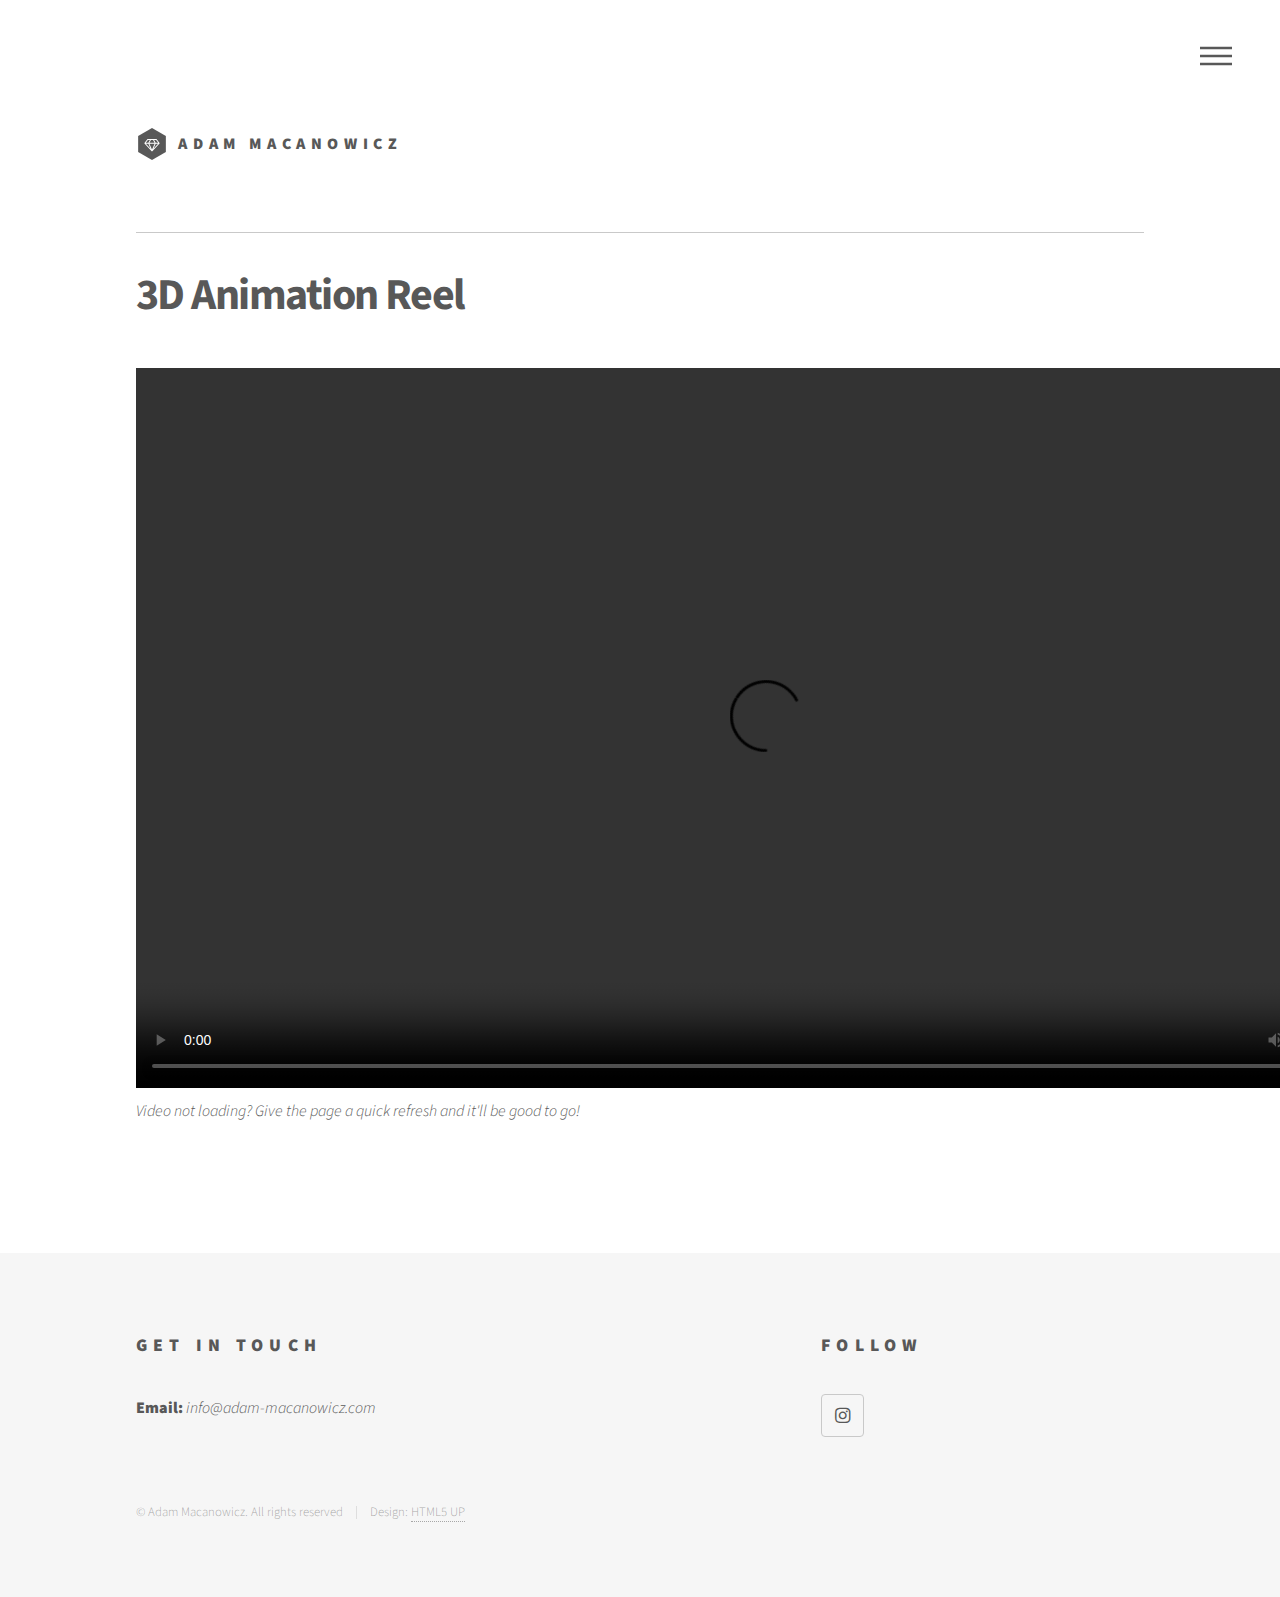
<file: index.html>
<!DOCTYPE HTML>
<html>
	<head>
		<title>Adam Macanowicz</title>
		<meta charset="utf-8" />
		<meta name="viewport" content="width=device-width, initial-scale=1, user-scalable=no" />
		<link rel="stylesheet" href="assets/css/main.css" />
		<noscript><link rel="stylesheet" href="assets/css/noscript.css" /></noscript>
		<link rel="icon" type="image/x-icon" href="images/logo.svg">
	</head>
	<body class="is-preload">
		<!-- Wrapper -->
			<div id="wrapper">

				<!-- Header -->
					<header id="header">
						<div class="inner">

							<!-- Logo -->
								<a href="index.html" class="logo">
									<span class="symbol"><img src="images/logo.svg" alt="" /></span><span class="title">Adam Macanowicz</span>
								</a>
								<hr class="special-header" />

							<!-- Nav -->
								<nav>
									<ul>
										<li><a href="#menu">Menu</a></li>
									</ul>
								</nav>

						</div>
					</header>

				<!-- Menu -->
					<nav id="menu">
						<h2>Menu</h2>
						<ul>
							<li><a href="index.html">Animation Reel</a></li>
							<li><a href="character_design.html">Character Design</a></li>
							<li><a href="personal.html">Personal</a></li>
							<li><a href="music.html">Music</a></li>
							<li><a href="about.html">About</a></li>
                            <li><a href="contact.html">Contact</a></li>
							
						</ul>
					</nav>

				<!-- Main -->
					<div id="main">
						<div class="inner">
							
							<h1>3D Animation Reel</h1>
							<span class="video-container">
								<video width="1280" height="720" controls>
									<source src="https://github.com/Adam-M-91/Adam-M-91.github.io/blob/main/videos/AdamMacanowicz_3DDemoReel_2025-06.mp4?raw=true" type="video/mp4">
									Your browser does not support the video tag.
								</video>
							</span>
							<p><em>Video not loading? Give the page a quick refresh and it'll be good to go!</em></p>
						</div>
					</div>

				<!-- Footer -->
					<footer id="footer">
						<div class="inner">
							<section>
								<h2>Get in touch</h2>
								<p><b>Email:</b> <em>info@adam-macanowicz.com</em></p>
							</section>
							<section>
								<h2>Follow</h2>
								<ul class="icons">
									<li><a href="https://www.instagram.com/as.mo.dee/" class="icon brands style2 fa-instagram"><span class="label">Instagram</span></a></li>
									
								</ul>
							</section>
							<ul class="copyright">
								<li>&copy; Adam Macanowicz. All rights reserved</li><li>Design: <a href="http://html5up.net">HTML5 UP</a></li>
							</ul>
						</div>
					</footer>

			</div>

		<!-- Scripts -->
			<script src="assets/js/jquery.min.js"></script>
			<script src="assets/js/browser.min.js"></script>
			<script src="assets/js/breakpoints.min.js"></script>
			<script src="assets/js/util.js"></script>
			<script src="assets/js/main.js"></script>

	</body>
</html>
</file>
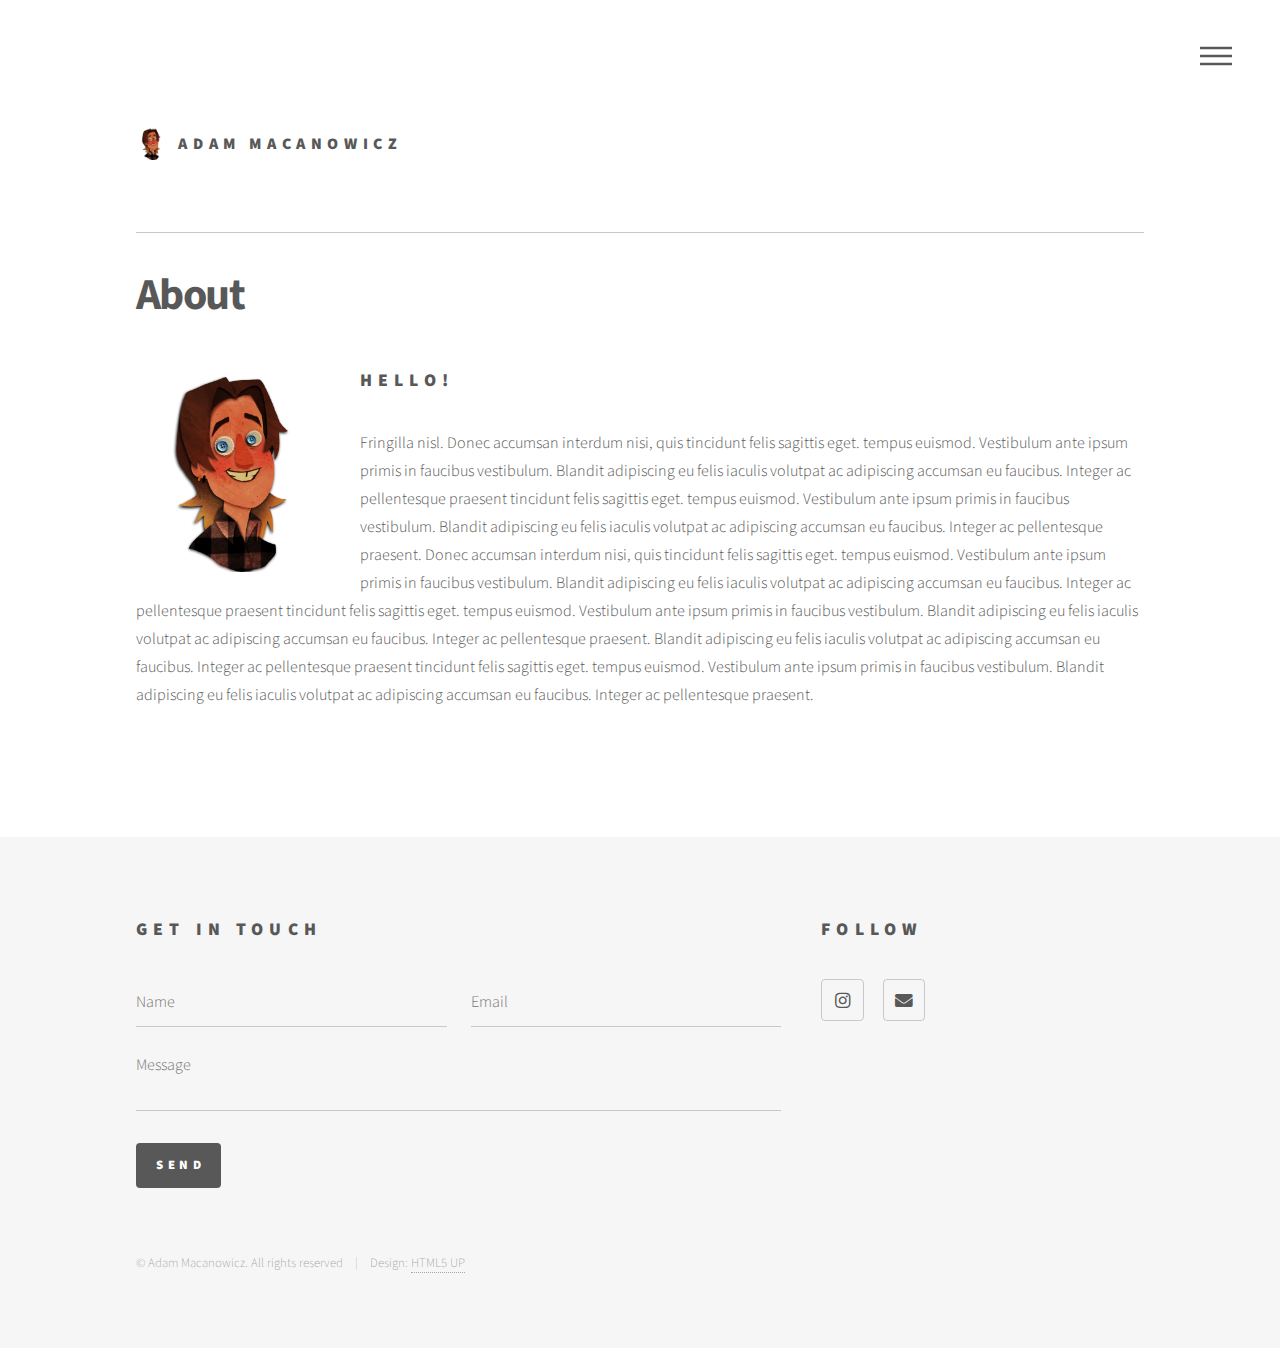
<file: about.html>
<!DOCTYPE HTML>
<html>
	<head>
		<title>Character Design</title>
		<meta charset="utf-8" />
		<meta name="viewport" content="width=device-width, initial-scale=1, user-scalable=no" />
		<link rel="stylesheet" href="assets/css/main.css" />
		<noscript><link rel="stylesheet" href="assets/css/noscript.css" /></noscript>
	</head>
	<body class="is-preload">
		<!-- Wrapper -->
			<div id="wrapper">

				<!-- Header -->
					<header id="header">
						<div class="inner">

							<!-- Logo -->
								<a href="index.html" class="logo">
									<span class="symbol"><img src="images/Face_Logo.svg" alt="" /></span><span class="title">Adam Macanowicz</span>
								</a>
								<hr class="special-header" />

							<!-- Nav -->
								<nav>
									<ul>
										<li><a href="#menu">Menu</a></li>
									</ul>
								</nav>

						</div>
					</header>

				<!-- Menu -->
					<nav id="menu">
						<h2>Menu</h2>
						<ul>
							<li><a href="index.html">Animation Reel</a></li>
							<li><a href="character_design.html">Character Design</a></li>
							<li><a href="personal.html">Personal</a></li>
							<li><a href="music.html">Music</a></li>
							<li><a href="about.html">About</a></li>
                            <li><a href="contact.html">Contact</a></li>
							<li><a href="elements.html">Elements (Testing)</a></li>
						</ul>
					</nav>

				<!-- Main -->
					<div id="main">
						<div class="inner">
							
							<h1>About</h1>
							<section>
									<p><span class="image left"><img src="images/Face_Logo.svg" alt="" /></span><h2>Hello!</h2>Fringilla nisl. Donec accumsan interdum nisi, quis tincidunt felis sagittis eget. tempus euismod. Vestibulum ante ipsum primis in faucibus vestibulum. Blandit adipiscing eu felis iaculis volutpat ac adipiscing accumsan eu faucibus. Integer ac pellentesque praesent tincidunt felis sagittis eget. tempus euismod. Vestibulum ante ipsum primis in faucibus vestibulum. Blandit adipiscing eu felis iaculis volutpat ac adipiscing accumsan eu faucibus. Integer ac pellentesque praesent. Donec accumsan interdum nisi, quis tincidunt felis sagittis eget. tempus euismod. Vestibulum ante ipsum primis in faucibus vestibulum. Blandit adipiscing eu felis iaculis volutpat ac adipiscing accumsan eu faucibus. Integer ac pellentesque praesent tincidunt felis sagittis eget. tempus euismod. Vestibulum ante ipsum primis in faucibus vestibulum. Blandit adipiscing eu felis iaculis volutpat ac adipiscing accumsan eu faucibus. Integer ac pellentesque praesent. Blandit adipiscing eu felis iaculis volutpat ac adipiscing accumsan eu faucibus. Integer ac pellentesque praesent tincidunt felis sagittis eget. tempus euismod. Vestibulum ante ipsum primis in faucibus vestibulum. Blandit adipiscing eu felis iaculis volutpat ac adipiscing accumsan eu faucibus. Integer ac pellentesque praesent.</p>
							</section>
						</div>
					</div>

				<!-- Footer -->
					<footer id="footer">
						<div class="inner">
							<section>
								<h2>Get in touch</h2>
								<form method="post" action="#">
									<div class="fields">
										<div class="field half">
											<input type="text" name="name" id="name" placeholder="Name" required/>
										</div>
										<div class="field half">
											<input type="email" name="email" id="email" placeholder="Email" required/>
										</div>
										<div class="field">
											<textarea name="message" id="message" placeholder="Message" required></textarea>
										</div>
									</div>
									<ul class="actions">
										<li><input type="submit" value="Send" class="primary" /></li>
									</ul>
								</form>
							</section>
							<section>
								<h2>Follow</h2>
								<ul class="icons">
									<li><a href="https://www.instagram.com/as.mo.dee?igsh=MWtmaTNtM2c2dXhiMw==" class="icon brands style2 fa-instagram"><span class="label">Instagram</span></a></li>
									<li><a href="info@adam-macanowicz.com" class="icon solid style2 fa-envelope"><span class="label">Email</span></a></li>
								</ul>
							</section>
							<ul class="copyright">
								<li>&copy; Adam Macanowicz. All rights reserved</li><li>Design: <a href="http://html5up.net">HTML5 UP</a></li>
							</ul>
						</div>
					</footer>

			</div>

		<!-- Scripts -->
			<script src="assets/js/jquery.min.js"></script>
			<script src="assets/js/browser.min.js"></script>
			<script src="assets/js/breakpoints.min.js"></script>
			<script src="assets/js/util.js"></script>
			<script src="assets/js/main.js"></script>

	</body>
</html>
</file>
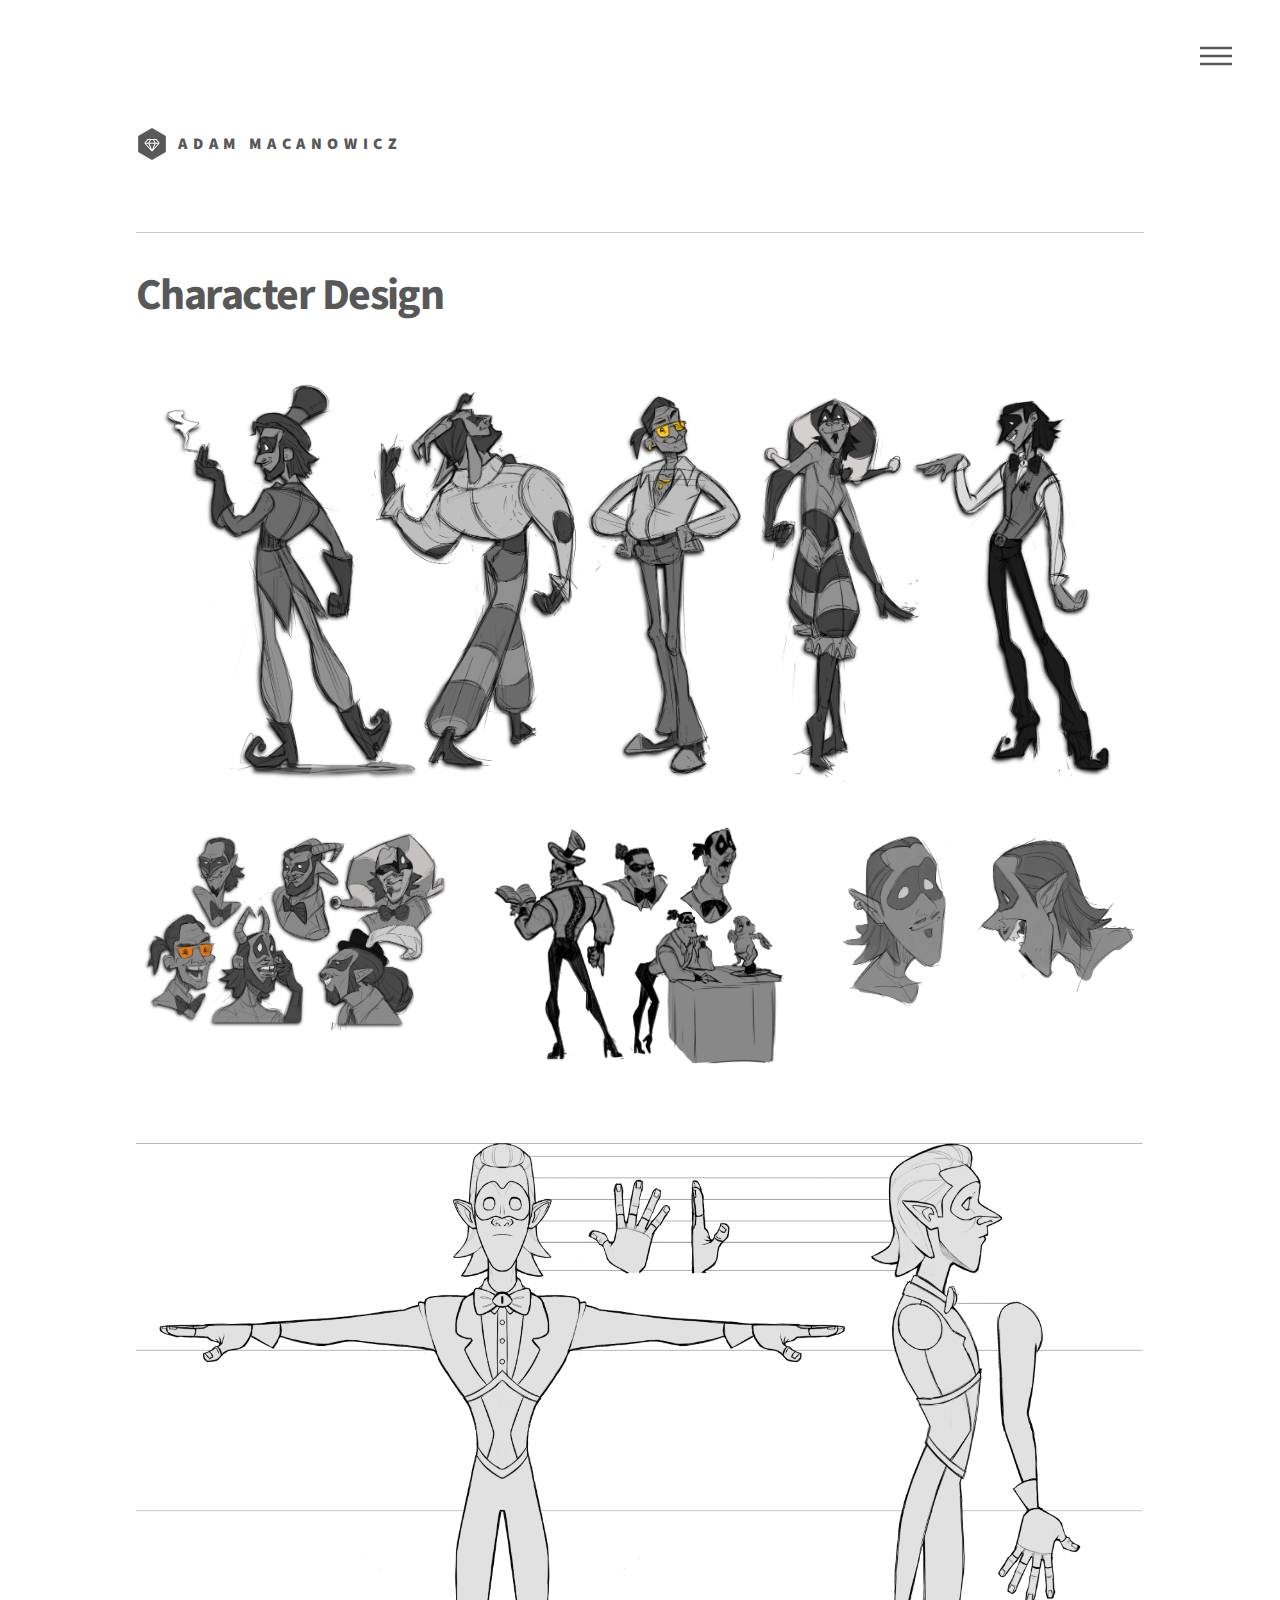
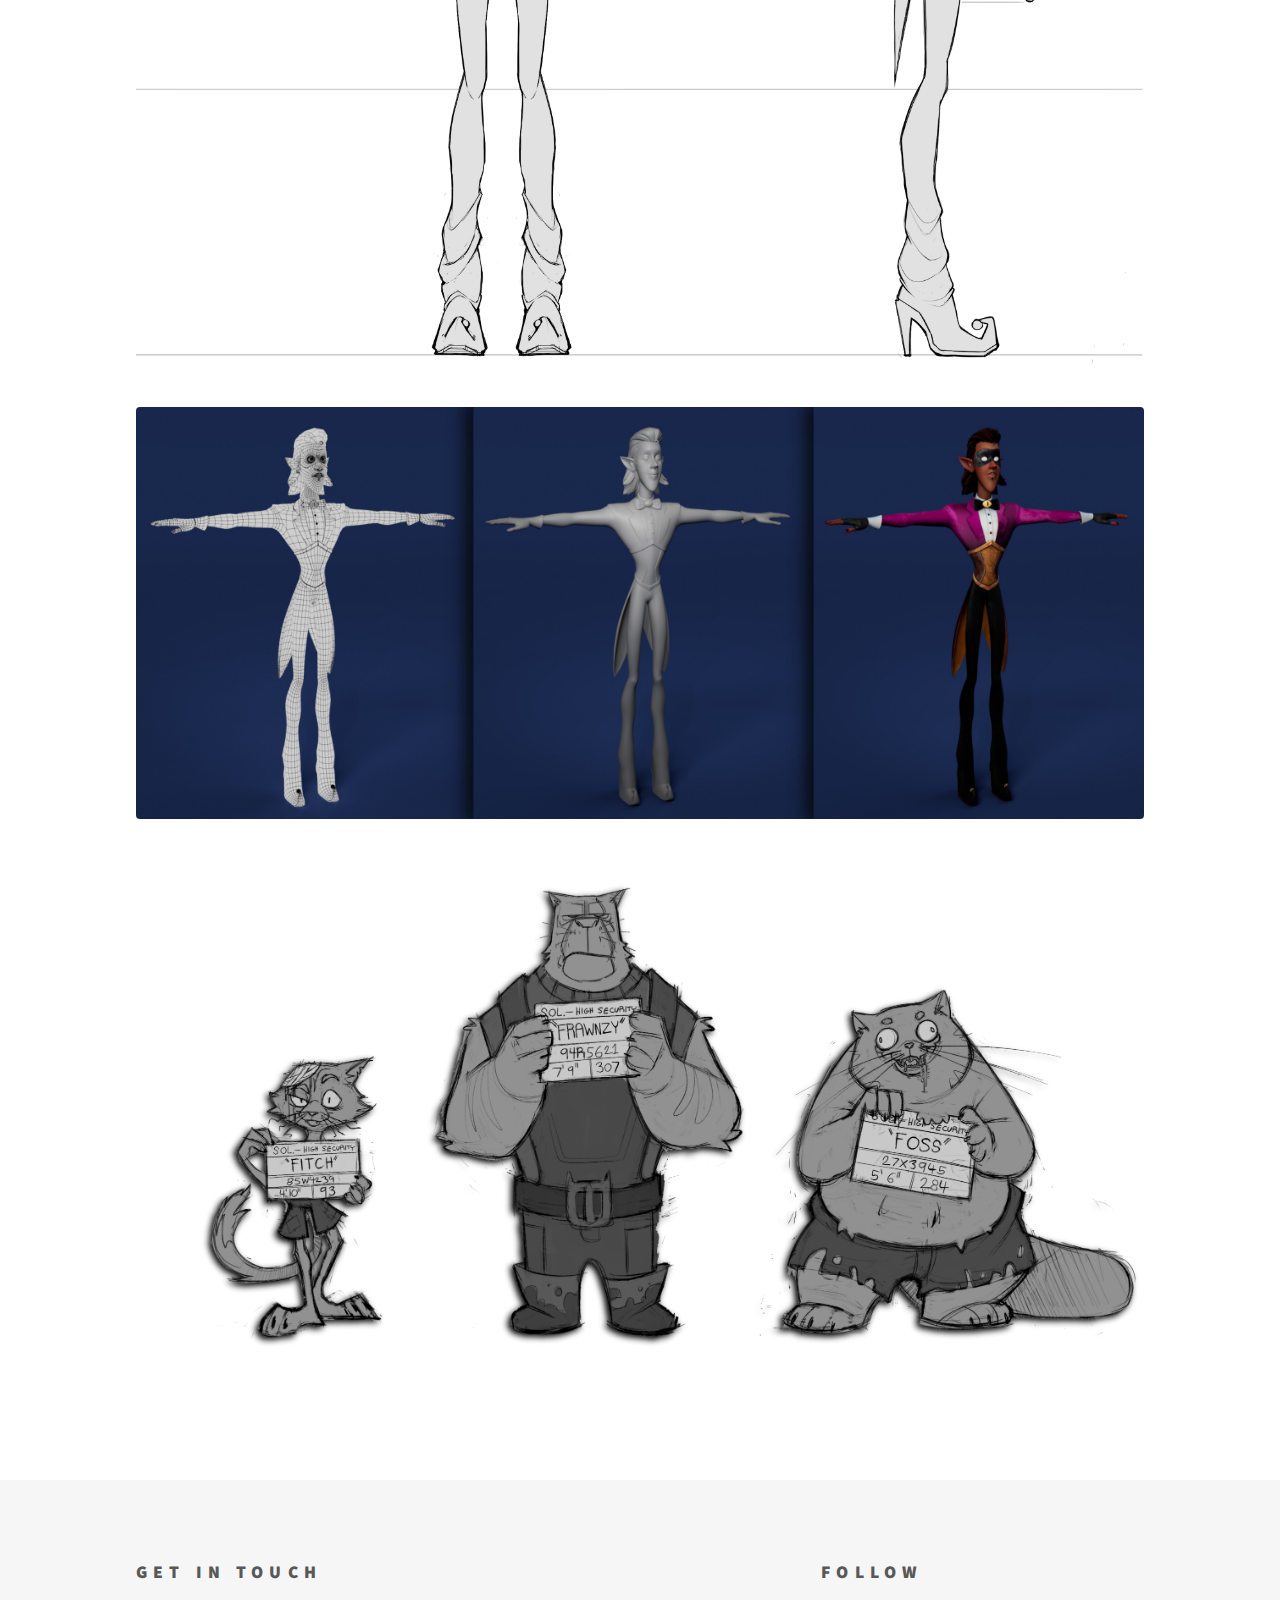
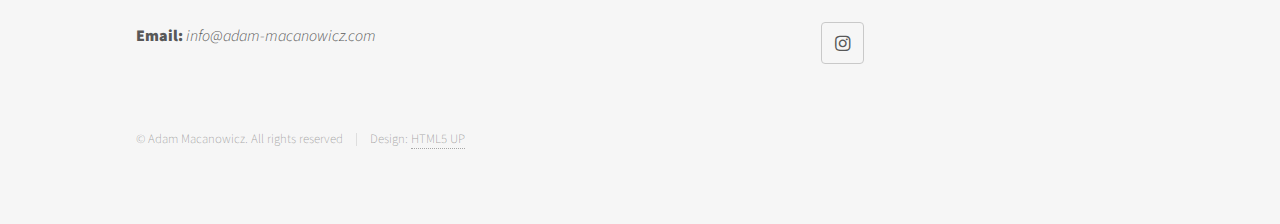
<file: character_design.html>
<!DOCTYPE HTML>
<html>
	<head>
		<title>Character Design</title>
		<meta charset="utf-8" />
		<meta name="viewport" content="width=device-width, initial-scale=1, user-scalable=no" />
		<link rel="stylesheet" href="assets/css/main.css" />
		<noscript><link rel="stylesheet" href="assets/css/noscript.css" /></noscript>
		<link rel="icon" type="image/x-icon" href="images/logo.svg">
	</head>
	<body class="is-preload">
		<!-- Wrapper -->
			<div id="wrapper">

				<!-- Header -->
					<header id="header">
						<div class="inner">

							<!-- Logo -->
								<a href="index.html" class="logo">
									<span class="symbol"><img src="images/logo.svg" alt="" /></span><span class="title">Adam Macanowicz</span>
								</a>
								<hr class="special-header" />

							<!-- Nav -->
								<nav>
									<ul>
										<li><a href="#menu">Menu</a></li>
									</ul>
								</nav>

						</div>
					</header>

				<!-- Menu -->
					<nav id="menu">
						<h2>Menu</h2>
						<ul>
							<li><a href="index.html">Animation Reel</a></li>
							<li><a href="character_design.html">Character Design</a></li>
							<li><a href="personal.html">Personal</a></li>
							<li><a href="music.html">Music</a></li>
							<li><a href="about.html">About</a></li>
                            <li><a href="contact.html">Contact</a></li>
							
						</ul>
					</nav>

				<!-- Main -->
					<div id="main">
						<div class="inner">
							
							<h1>Character Design</h1>
							<section>
									<div class="box alt">
										<div class="row gtr-uniform">
											<div class="col-12"><span class="image fit"><img src="images/merchant_concepts_1.png" alt="" /></span></div>
											<div class="col-4"><span class="image fit"><img src="images/merchant_concepts_2.png" alt="" /></span></div>
											<div class="col-4"><span class="image fit"><img src="images/merchant_concepts_5.png" alt="" /></span></div>
											<div class="col-4"><span class="image fit"><img src="images/merchant_concepts_3.png" alt="" /></span></div>
											<div class="col-12"><span class="image fit"><img src="images/merchant_tpose.png" alt="" /></span></div>
											<div class="col-12"><span class="image fit"><img src="images/merchant_model.png" alt="" /></span></div>
											<div class="col-12"><span class="image fit"><img src="images/cannibal_cats.png" alt="" /></span></div>
										</div>
									</div>
							</section>
						</div>
					</div>

				<!-- Footer -->
					<footer id="footer">
						<div class="inner">
							<section>
								<h2>Get in touch</h2>
								<p><b>Email:</b> <em>info@adam-macanowicz.com</em></p>
							</section>
							<section>
								<h2>Follow</h2>
								<ul class="icons">
									<li><a href="https://www.instagram.com/as.mo.dee/" class="icon brands style2 fa-instagram"><span class="label">Instagram</span></a></li>
									
								</ul>
							</section>
							<ul class="copyright">
								<li>&copy; Adam Macanowicz. All rights reserved</li><li>Design: <a href="http://html5up.net">HTML5 UP</a></li>
							</ul>
						</div>
					</footer>

			</div>

		<!-- Scripts -->
			<script src="assets/js/jquery.min.js"></script>
			<script src="assets/js/browser.min.js"></script>
			<script src="assets/js/breakpoints.min.js"></script>
			<script src="assets/js/util.js"></script>
			<script src="assets/js/main.js"></script>

	</body>
</html>
</file>
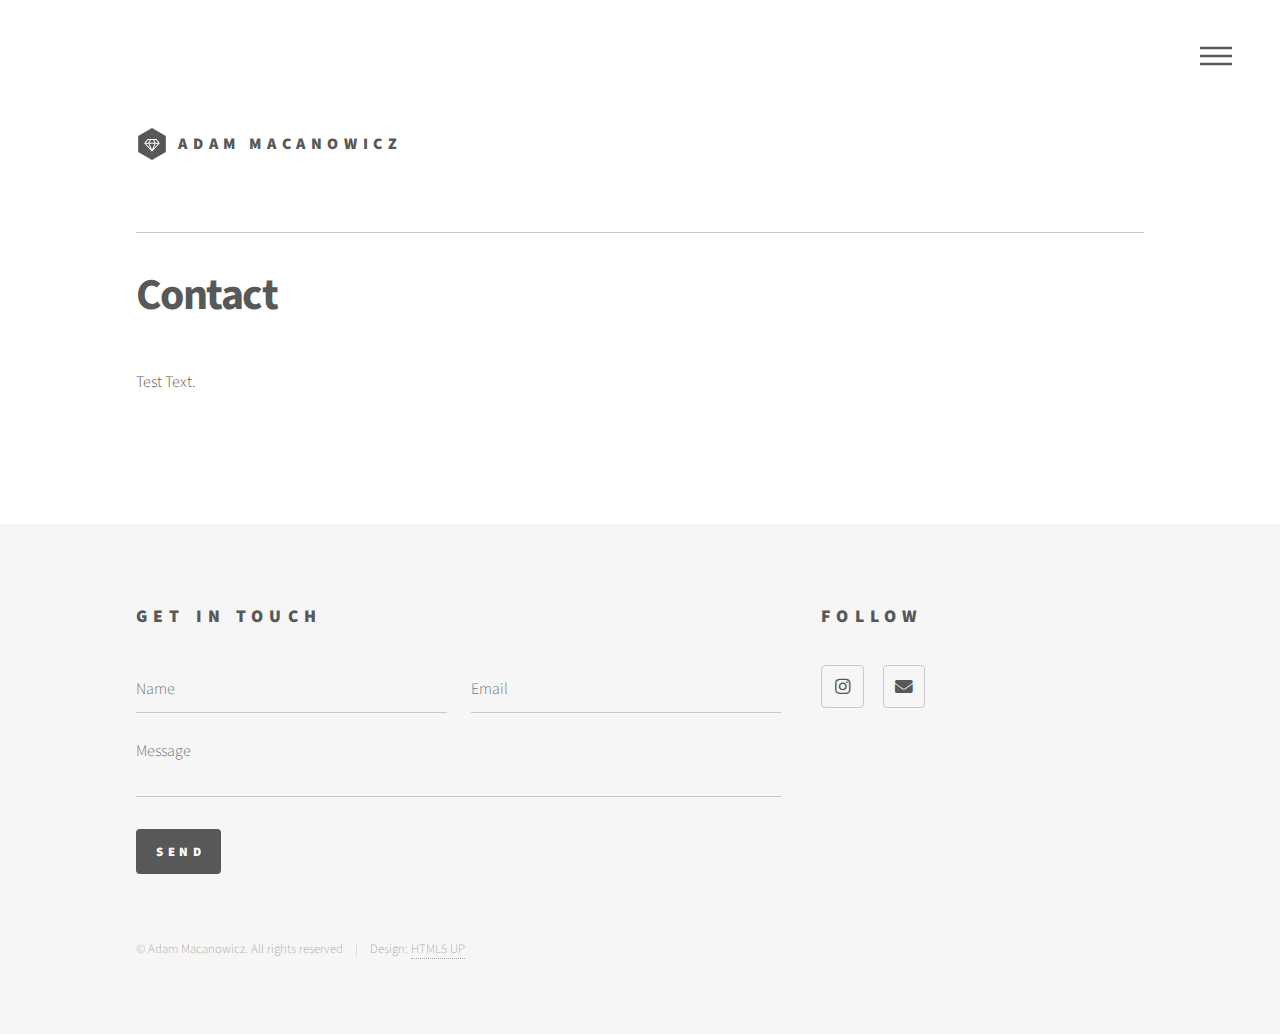
<file: contact.html>
<!DOCTYPE HTML>
<html>
	<head>
		<title>Character Design</title>
		<meta charset="utf-8" />
		<meta name="viewport" content="width=device-width, initial-scale=1, user-scalable=no" />
		<link rel="stylesheet" href="assets/css/main.css" />
		<noscript><link rel="stylesheet" href="assets/css/noscript.css" /></noscript>
	</head>
	<body class="is-preload">
		<!-- Wrapper -->
			<div id="wrapper">

				<!-- Header -->
					<header id="header">
						<div class="inner">

							<!-- Logo -->
								<a href="index.html" class="logo">
									<span class="symbol"><img src="images/logo.svg" alt="" /></span><span class="title">Adam Macanowicz</span>
								</a>
								<hr class="special-header" />

							<!-- Nav -->
								<nav>
									<ul>
										<li><a href="#menu">Menu</a></li>
									</ul>
								</nav>

						</div>
					</header>

				<!-- Menu -->
					<nav id="menu">
						<h2>Menu</h2>
						<ul>
							<li><a href="index.html">Animation Reel</a></li>
							<li><a href="character_design.html">Character Design</a></li>
							<li><a href="personal.html">Personal</a></li>
							<li><a href="music.html">Music</a></li>
							<li><a href="about.html">About</a></li>
                            <li><a href="contact.html">Contact</a></li>
							<li><a href="elements.html">Elements (Testing)</a></li>
						</ul>
					</nav>

				<!-- Main -->
					<div id="main">
						<div class="inner">
							
							<h1>Contact</h1>
							<span>
								<p>Test Text.</p>
							</span>
						</div>
					</div>

				<!-- Footer -->
					<footer id="footer">
						<div class="inner">
							<section>
								<h2>Get in touch</h2>
								<form method="post" action="#">
									<div class="fields">
										<div class="field half">
											<input type="text" name="name" id="name" placeholder="Name" required/>
										</div>
										<div class="field half">
											<input type="email" name="email" id="email" placeholder="Email" required/>
										</div>
										<div class="field">
											<textarea name="message" id="message" placeholder="Message" required></textarea>
										</div>
									</div>
									<ul class="actions">
										<li><input type="submit" value="Send" class="primary" /></li>
									</ul>
								</form>
							</section>
							<section>
								<h2>Follow</h2>
								<ul class="icons">
									<li><a href="https://www.instagram.com/as.mo.dee?igsh=MWtmaTNtM2c2dXhiMw==" class="icon brands style2 fa-instagram"><span class="label">Instagram</span></a></li>
									<li><a href="info@adam-macanowicz.com" class="icon solid style2 fa-envelope"><span class="label">Email</span></a></li>
								</ul>
							</section>
							<ul class="copyright">
								<li>&copy; Adam Macanowicz. All rights reserved</li><li>Design: <a href="http://html5up.net">HTML5 UP</a></li>
							</ul>
						</div>
					</footer>

			</div>

		<!-- Scripts -->
			<script src="assets/js/jquery.min.js"></script>
			<script src="assets/js/browser.min.js"></script>
			<script src="assets/js/breakpoints.min.js"></script>
			<script src="assets/js/util.js"></script>
			<script src="assets/js/main.js"></script>

	</body>
</html>
</file>
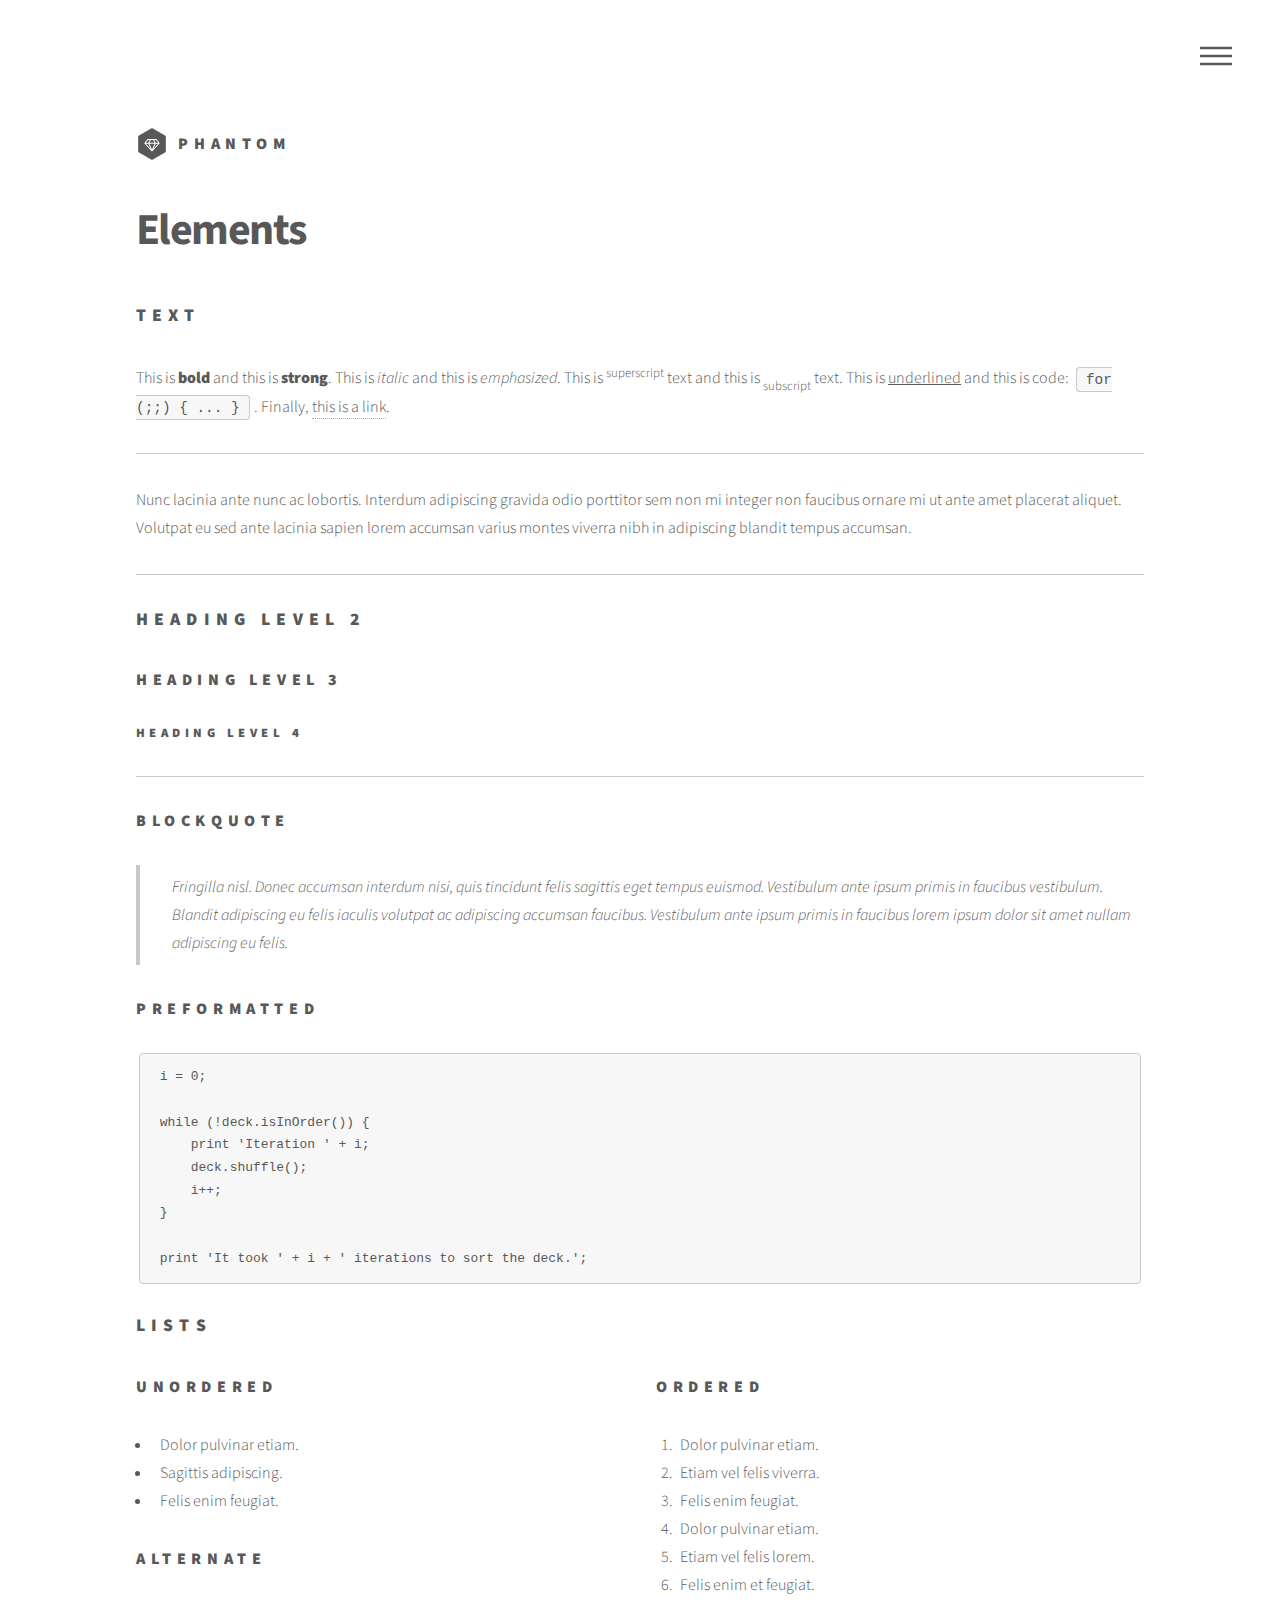
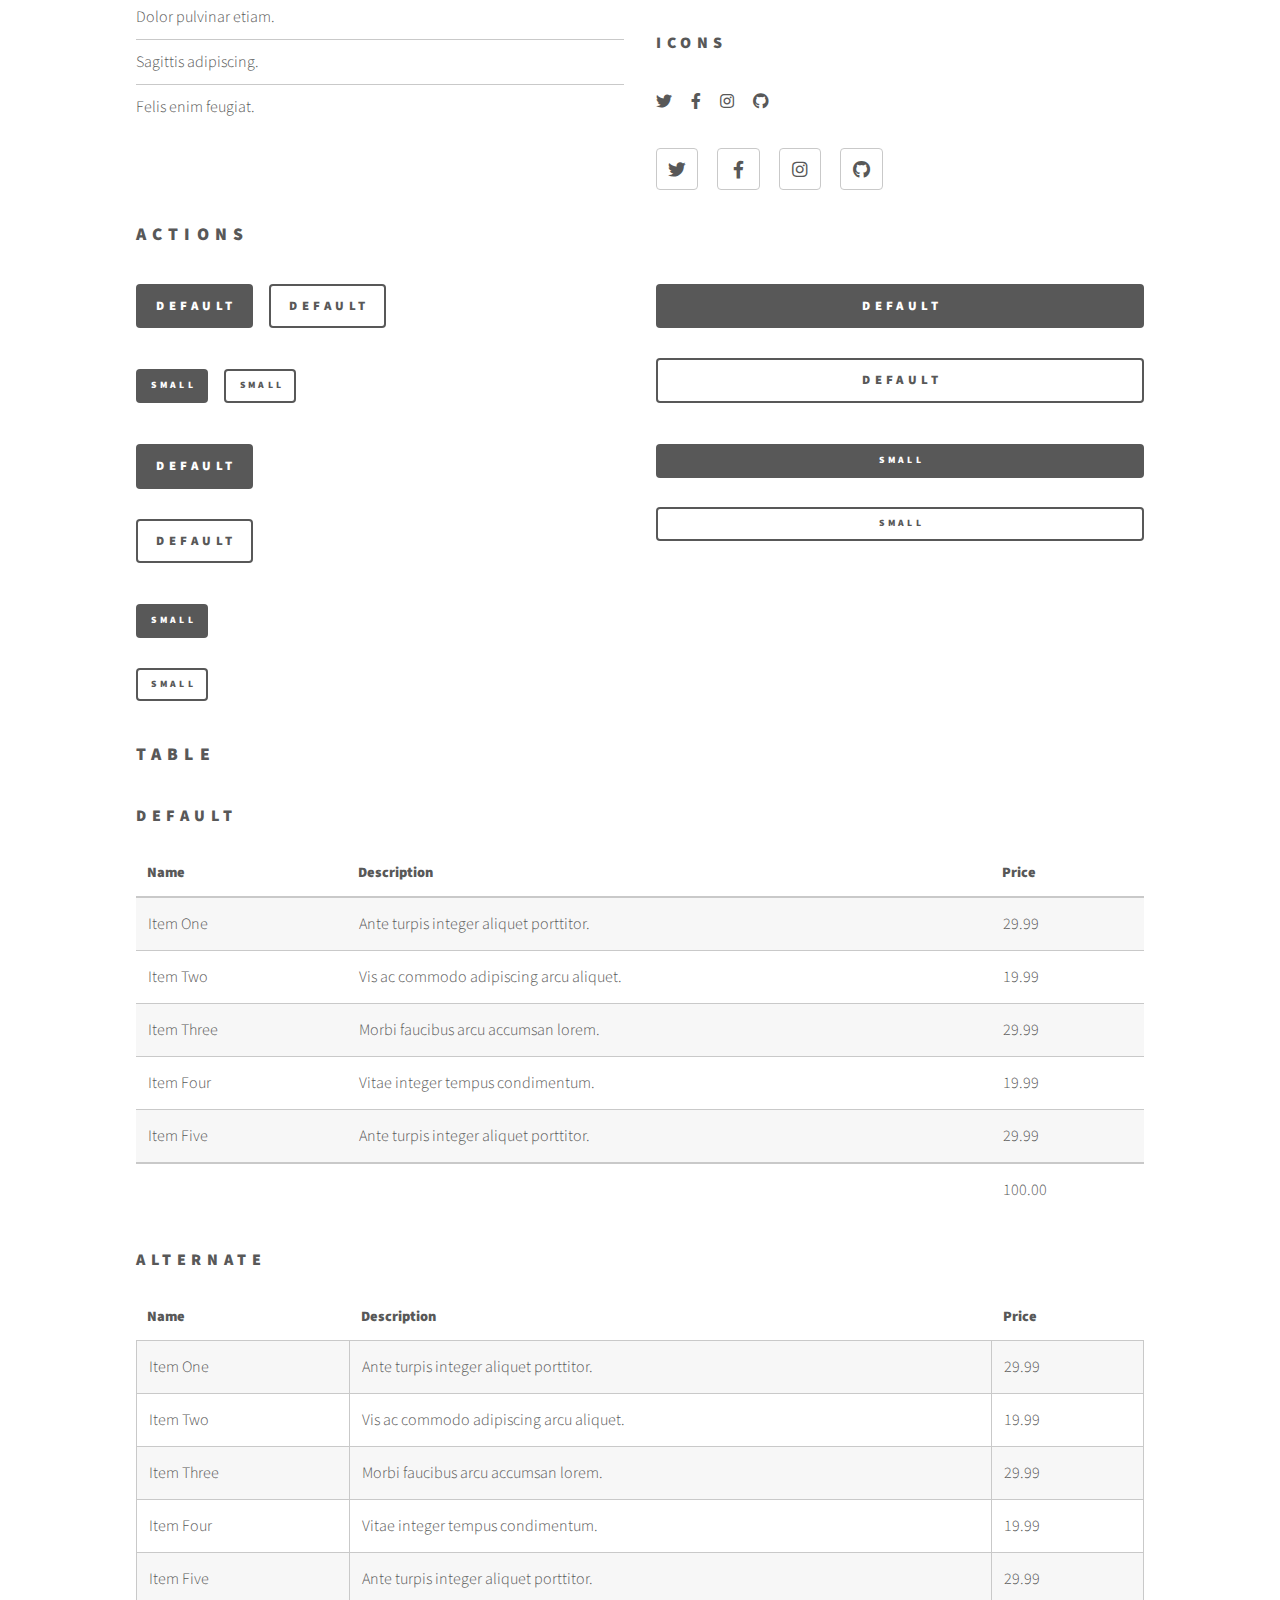
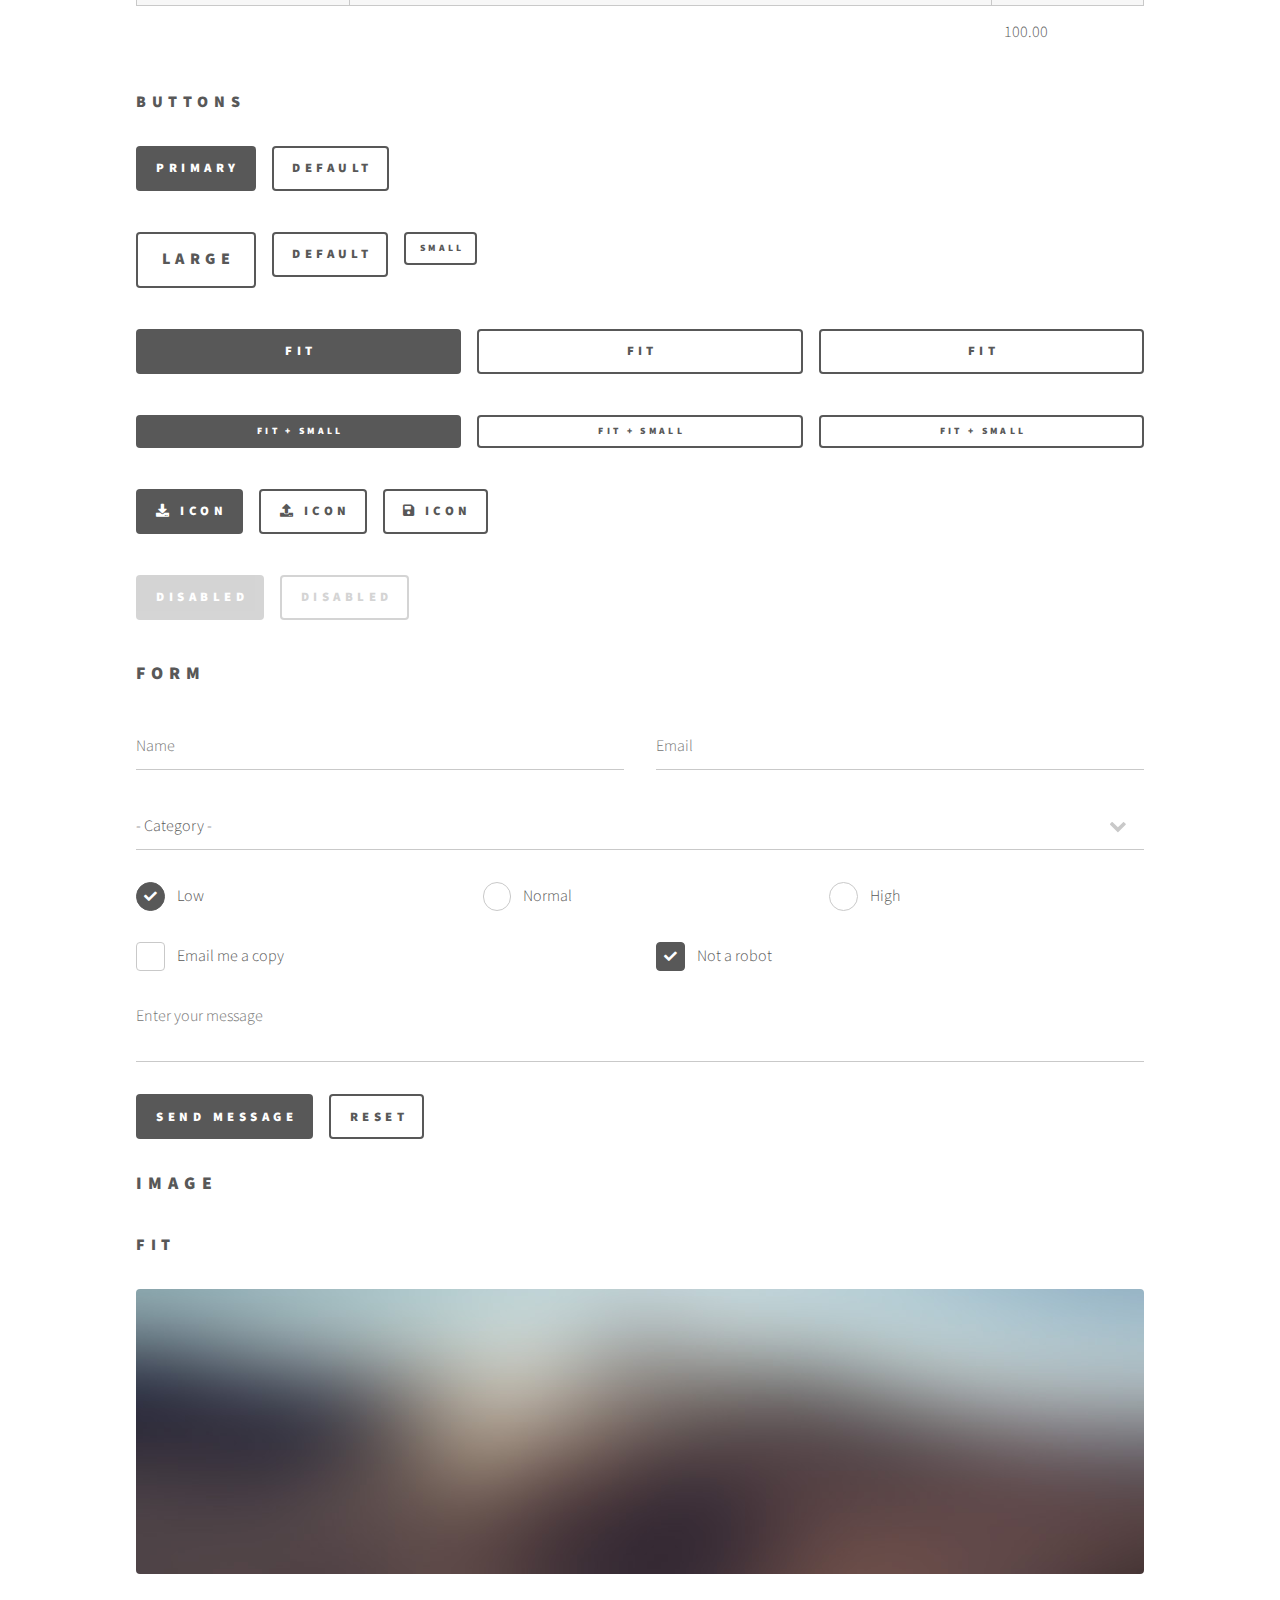
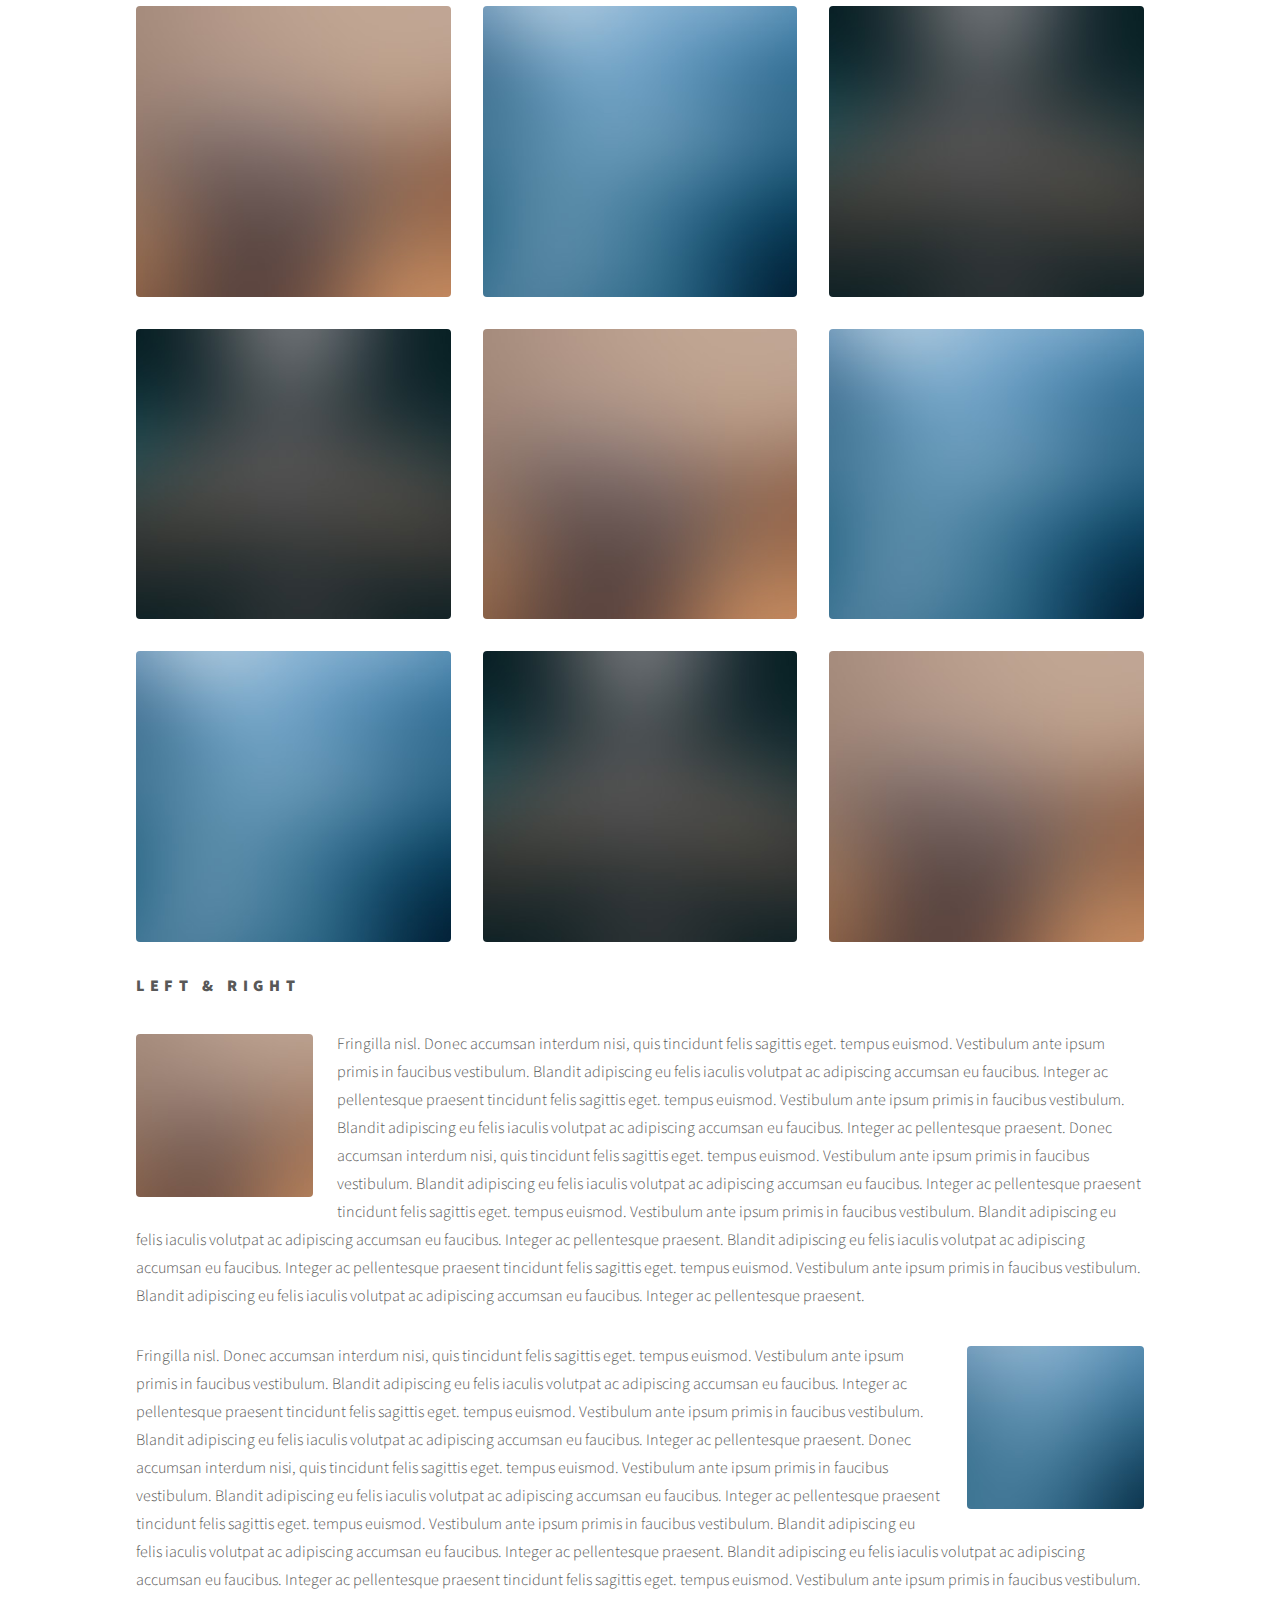
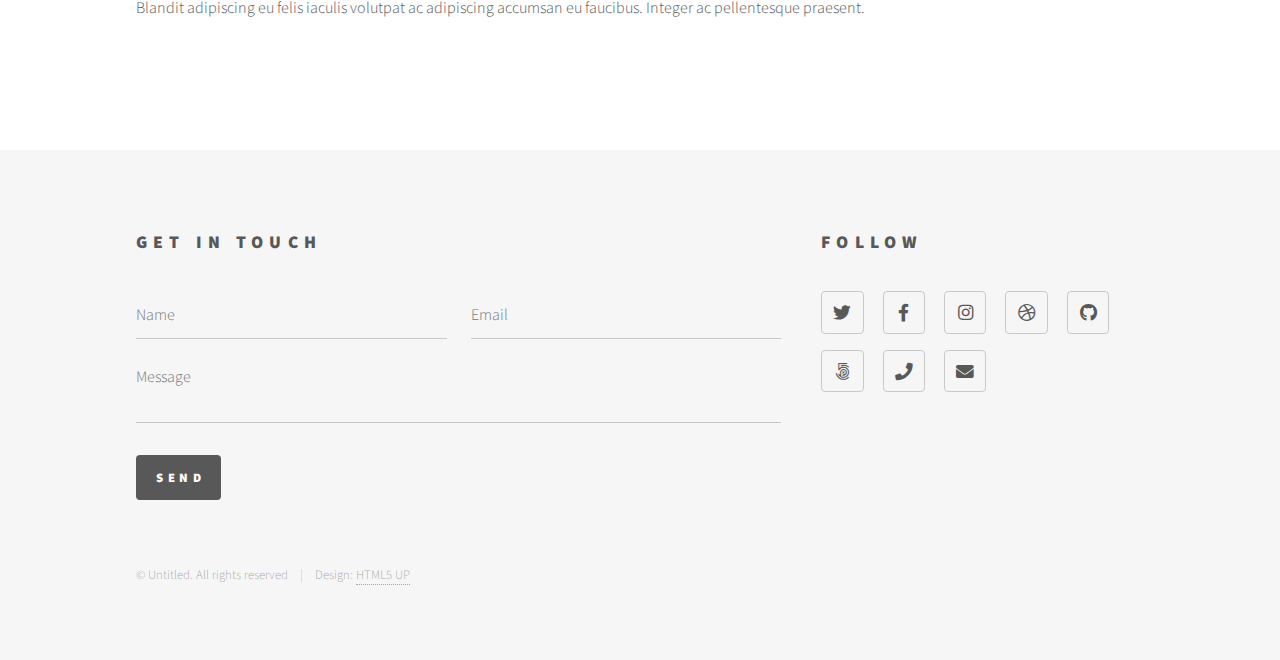
<file: elements.html>
<!DOCTYPE HTML>
<!--
	Phantom by HTML5 UP
	html5up.net | @ajlkn
	Free for personal and commercial use under the CCA 3.0 license (html5up.net/license)
-->
<html>
	<head>
		<title>Elements - Phantom by HTML5 UP</title>
		<meta charset="utf-8" />
		<meta name="viewport" content="width=device-width, initial-scale=1, user-scalable=no" />
		<link rel="stylesheet" href="assets/css/main.css" />
		<noscript><link rel="stylesheet" href="assets/css/noscript.css" /></noscript>
	</head>
	<body class="is-preload">
		<!-- Wrapper -->
			<div id="wrapper">

				<!-- Header -->
					<header id="header">
						<div class="inner">

							<!-- Logo -->
								<a href="index.html" class="logo">
									<span class="symbol"><img src="images/logo.svg" alt="" /></span><span class="title">Phantom</span>
								</a>

							<!-- Nav -->
								<nav>
									<ul>
										<li><a href="#menu">Menu</a></li>
									</ul>
								</nav>

						</div>
					</header>

				<!-- Menu -->
					<nav id="menu">
						<h2>Menu</h2>
						<ul>
							<li><a href="index.html">Home</a></li>
							<li><a href="generic.html">Ipsum veroeros</a></li>
							<li><a href="generic.html">Tempus etiam</a></li>
							<li><a href="generic.html">Consequat dolor</a></li>
							<li><a href="elements.html">Elements</a></li>
						</ul>
					</nav>

				<!-- Main -->
					<div id="main">
						<div class="inner">
							<h1>Elements</h1>

							<!-- Text -->
								<section>
									<h2>Text</h2>
									<p>This is <b>bold</b> and this is <strong>strong</strong>. This is <i>italic</i> and this is <em>emphasized</em>.
									This is <sup>superscript</sup> text and this is <sub>subscript</sub> text.
									This is <u>underlined</u> and this is code: <code>for (;;) { ... }</code>. Finally, <a href="#">this is a link</a>.</p>
									<hr />
									<p>Nunc lacinia ante nunc ac lobortis. Interdum adipiscing gravida odio porttitor sem non mi integer non faucibus ornare mi ut ante amet placerat aliquet. Volutpat eu sed ante lacinia sapien lorem accumsan varius montes viverra nibh in adipiscing blandit tempus accumsan.</p>
									<hr />
									<h2>Heading Level 2</h2>
									<h3>Heading Level 3</h3>
									<h4>Heading Level 4</h4>
									<hr />
									<h3>Blockquote</h3>
									<blockquote>Fringilla nisl. Donec accumsan interdum nisi, quis tincidunt felis sagittis eget tempus euismod. Vestibulum ante ipsum primis in faucibus vestibulum. Blandit adipiscing eu felis iaculis volutpat ac adipiscing accumsan faucibus. Vestibulum ante ipsum primis in faucibus lorem ipsum dolor sit amet nullam adipiscing eu felis.</blockquote>
									<h3>Preformatted</h3>
									<pre><code>i = 0;

while (!deck.isInOrder()) {
    print 'Iteration ' + i;
    deck.shuffle();
    i++;
}

print 'It took ' + i + ' iterations to sort the deck.';</code></pre>
								</section>

							<!-- Lists -->
								<section>
									<h2>Lists</h2>
									<div class="row">
										<div class="col-6 col-12-medium">
											<h3>Unordered</h3>
											<ul>
												<li>Dolor pulvinar etiam.</li>
												<li>Sagittis adipiscing.</li>
												<li>Felis enim feugiat.</li>
											</ul>
											<h3>Alternate</h3>
											<ul class="alt">
												<li>Dolor pulvinar etiam.</li>
												<li>Sagittis adipiscing.</li>
												<li>Felis enim feugiat.</li>
											</ul>
										</div>
										<div class="col-6 col-12-medium">
											<h3>Ordered</h3>
											<ol>
												<li>Dolor pulvinar etiam.</li>
												<li>Etiam vel felis viverra.</li>
												<li>Felis enim feugiat.</li>
												<li>Dolor pulvinar etiam.</li>
												<li>Etiam vel felis lorem.</li>
												<li>Felis enim et feugiat.</li>
											</ol>
											<h3>Icons</h3>
											<ul class="icons">
												<li><a href="#" class="icon brands style1 fa-twitter"><span class="label">Twitter</span></a></li>
												<li><a href="#" class="icon brands style1 fa-facebook-f"><span class="label">Facebook</span></a></li>
												<li><a href="#" class="icon brands style1 fa-instagram"><span class="label">Instagram</span></a></li>
												<li><a href="#" class="icon brands style1 fa-github"><span class="label">Github</span></a></li>
											</ul>
											<ul class="icons">
												<li><a href="#" class="icon brands style2 fa-twitter"><span class="label">Twitter</span></a></li>
												<li><a href="#" class="icon brands style2 fa-facebook-f"><span class="label">Facebook</span></a></li>
												<li><a href="#" class="icon brands style2 fa-instagram"><span class="label">Instagram</span></a></li>
												<li><a href="#" class="icon brands style2 fa-github"><span class="label">Github</span></a></li>
											</ul>
										</div>
									</div>
									<h2>Actions</h2>
									<div class="row">
										<div class="col-6 col-12-medium">
											<ul class="actions">
												<li><a href="#" class="button primary">Default</a></li>
												<li><a href="#" class="button">Default</a></li>
											</ul>
											<ul class="actions small">
												<li><a href="#" class="button primary small">Small</a></li>
												<li><a href="#" class="button small">Small</a></li>
											</ul>
											<ul class="actions stacked">
												<li><a href="#" class="button primary">Default</a></li>
												<li><a href="#" class="button">Default</a></li>
											</ul>
											<ul class="actions stacked">
												<li><a href="#" class="button primary small">Small</a></li>
												<li><a href="#" class="button small">Small</a></li>
											</ul>
										</div>
										<div class="col-6 col-12-medium">
											<ul class="actions stacked">
												<li><a href="#" class="button primary fit">Default</a></li>
												<li><a href="#" class="button fit">Default</a></li>
											</ul>
											<ul class="actions stacked">
												<li><a href="#" class="button primary small fit">Small</a></li>
												<li><a href="#" class="button small fit">Small</a></li>
											</ul>
										</div>
									</div>
								</section>

							<!-- Table -->
								<section>
									<h2>Table</h2>
									<h3>Default</h3>
									<div class="table-wrapper">
										<table>
											<thead>
												<tr>
													<th>Name</th>
													<th>Description</th>
													<th>Price</th>
												</tr>
											</thead>
											<tbody>
												<tr>
													<td>Item One</td>
													<td>Ante turpis integer aliquet porttitor.</td>
													<td>29.99</td>
												</tr>
												<tr>
													<td>Item Two</td>
													<td>Vis ac commodo adipiscing arcu aliquet.</td>
													<td>19.99</td>
												</tr>
												<tr>
													<td>Item Three</td>
													<td> Morbi faucibus arcu accumsan lorem.</td>
													<td>29.99</td>
												</tr>
												<tr>
													<td>Item Four</td>
													<td>Vitae integer tempus condimentum.</td>
													<td>19.99</td>
												</tr>
												<tr>
													<td>Item Five</td>
													<td>Ante turpis integer aliquet porttitor.</td>
													<td>29.99</td>
												</tr>
											</tbody>
											<tfoot>
												<tr>
													<td colspan="2"></td>
													<td>100.00</td>
												</tr>
											</tfoot>
										</table>
									</div>

									<h3>Alternate</h3>
									<div class="table-wrapper">
										<table class="alt">
											<thead>
												<tr>
													<th>Name</th>
													<th>Description</th>
													<th>Price</th>
												</tr>
											</thead>
											<tbody>
												<tr>
													<td>Item One</td>
													<td>Ante turpis integer aliquet porttitor.</td>
													<td>29.99</td>
												</tr>
												<tr>
													<td>Item Two</td>
													<td>Vis ac commodo adipiscing arcu aliquet.</td>
													<td>19.99</td>
												</tr>
												<tr>
													<td>Item Three</td>
													<td> Morbi faucibus arcu accumsan lorem.</td>
													<td>29.99</td>
												</tr>
												<tr>
													<td>Item Four</td>
													<td>Vitae integer tempus condimentum.</td>
													<td>19.99</td>
												</tr>
												<tr>
													<td>Item Five</td>
													<td>Ante turpis integer aliquet porttitor.</td>
													<td>29.99</td>
												</tr>
											</tbody>
											<tfoot>
												<tr>
													<td colspan="2"></td>
													<td>100.00</td>
												</tr>
											</tfoot>
										</table>
									</div>
								</section>

							<!-- Buttons -->
								<section>
									<h3>Buttons</h3>
									<ul class="actions">
										<li><a href="#" class="button primary">Primary</a></li>
										<li><a href="#" class="button">Default</a></li>
									</ul>
									<ul class="actions">
										<li><a href="#" class="button large">Large</a></li>
										<li><a href="#" class="button">Default</a></li>
										<li><a href="#" class="button small">Small</a></li>
									</ul>
									<ul class="actions fit">
										<li><a href="#" class="button primary fit">Fit</a></li>
										<li><a href="#" class="button fit">Fit</a></li>
										<li><a href="#" class="button fit">Fit</a></li>
									</ul>
									<ul class="actions fit small">
										<li><a href="#" class="button primary fit small">Fit + Small</a></li>
										<li><a href="#" class="button fit small">Fit + Small</a></li>
										<li><a href="#" class="button fit small">Fit + Small</a></li>
									</ul>
									<ul class="actions">
										<li><a href="#" class="button primary icon solid fa-download">Icon</a></li>
										<li><a href="#" class="button icon solid fa-upload">Icon</a></li>
										<li><a href="#" class="button icon solid fa-save">Icon</a></li>
									</ul>
									<ul class="actions">
										<li><span class="button primary disabled">Disabled</span></li>
										<li><span class="button disabled">Disabled</span></li>
									</ul>
								</section>

							<!-- Form -->
								<section>
									<h2>Form</h2>
									<form method="post" action="#">
										<div class="row gtr-uniform">
											<div class="col-6 col-12-xsmall">
												<input type="text" name="demo-name" id="demo-name" value="" placeholder="Name" />
											</div>
											<div class="col-6 col-12-xsmall">
												<input type="email" name="demo-email" id="demo-email" value="" placeholder="Email" />
											</div>
											<div class="col-12">
												<select name="demo-category" id="demo-category">
													<option value="">- Category -</option>
													<option value="1">Manufacturing</option>
													<option value="1">Shipping</option>
													<option value="1">Administration</option>
													<option value="1">Human Resources</option>
												</select>
											</div>
											<div class="col-4 col-12-small">
												<input type="radio" id="demo-priority-low" name="demo-priority" checked>
												<label for="demo-priority-low">Low</label>
											</div>
											<div class="col-4 col-12-small">
												<input type="radio" id="demo-priority-normal" name="demo-priority">
												<label for="demo-priority-normal">Normal</label>
											</div>
											<div class="col-4 col-12-small">
												<input type="radio" id="demo-priority-high" name="demo-priority">
												<label for="demo-priority-high">High</label>
											</div>
											<div class="col-6 col-12-small">
												<input type="checkbox" id="demo-copy" name="demo-copy">
												<label for="demo-copy">Email me a copy</label>
											</div>
											<div class="col-6 col-12-small">
												<input type="checkbox" id="demo-human" name="demo-human" checked>
												<label for="demo-human">Not a robot</label>
											</div>
											<div class="col-12">
												<textarea name="demo-message" id="demo-message" placeholder="Enter your message" rows="6"></textarea>
											</div>
											<div class="col-12">
												<ul class="actions">
													<li><input type="submit" value="Send Message" class="primary" /></li>
													<li><input type="reset" value="Reset" /></li>
												</ul>
											</div>
										</div>
									</form>
								</section>

							<!-- Image -->
								<section>
									<h2>Image</h2>
									<h3>Fit</h3>
									<div class="box alt">
										<div class="row gtr-uniform">
											<div class="col-12"><span class="image fit"><img src="images/pic13.jpg" alt="" /></span></div>
											<div class="col-4"><span class="image fit"><img src="images/pic01.jpg" alt="" /></span></div>
											<div class="col-4"><span class="image fit"><img src="images/pic02.jpg" alt="" /></span></div>
											<div class="col-4"><span class="image fit"><img src="images/pic03.jpg" alt="" /></span></div>
											<div class="col-4"><span class="image fit"><img src="images/pic03.jpg" alt="" /></span></div>
											<div class="col-4"><span class="image fit"><img src="images/pic01.jpg" alt="" /></span></div>
											<div class="col-4"><span class="image fit"><img src="images/pic02.jpg" alt="" /></span></div>
											<div class="col-4"><span class="image fit"><img src="images/pic02.jpg" alt="" /></span></div>
											<div class="col-4"><span class="image fit"><img src="images/pic03.jpg" alt="" /></span></div>
											<div class="col-4"><span class="image fit"><img src="images/pic01.jpg" alt="" /></span></div>
										</div>
									</div>
									<h3>Left &amp; Right</h3>
									<p><span class="image left"><img src="images/pic14.jpg" alt="" /></span>Fringilla nisl. Donec accumsan interdum nisi, quis tincidunt felis sagittis eget. tempus euismod. Vestibulum ante ipsum primis in faucibus vestibulum. Blandit adipiscing eu felis iaculis volutpat ac adipiscing accumsan eu faucibus. Integer ac pellentesque praesent tincidunt felis sagittis eget. tempus euismod. Vestibulum ante ipsum primis in faucibus vestibulum. Blandit adipiscing eu felis iaculis volutpat ac adipiscing accumsan eu faucibus. Integer ac pellentesque praesent. Donec accumsan interdum nisi, quis tincidunt felis sagittis eget. tempus euismod. Vestibulum ante ipsum primis in faucibus vestibulum. Blandit adipiscing eu felis iaculis volutpat ac adipiscing accumsan eu faucibus. Integer ac pellentesque praesent tincidunt felis sagittis eget. tempus euismod. Vestibulum ante ipsum primis in faucibus vestibulum. Blandit adipiscing eu felis iaculis volutpat ac adipiscing accumsan eu faucibus. Integer ac pellentesque praesent. Blandit adipiscing eu felis iaculis volutpat ac adipiscing accumsan eu faucibus. Integer ac pellentesque praesent tincidunt felis sagittis eget. tempus euismod. Vestibulum ante ipsum primis in faucibus vestibulum. Blandit adipiscing eu felis iaculis volutpat ac adipiscing accumsan eu faucibus. Integer ac pellentesque praesent.</p>
									<p><span class="image right"><img src="images/pic15.jpg" alt="" /></span>Fringilla nisl. Donec accumsan interdum nisi, quis tincidunt felis sagittis eget. tempus euismod. Vestibulum ante ipsum primis in faucibus vestibulum. Blandit adipiscing eu felis iaculis volutpat ac adipiscing accumsan eu faucibus. Integer ac pellentesque praesent tincidunt felis sagittis eget. tempus euismod. Vestibulum ante ipsum primis in faucibus vestibulum. Blandit adipiscing eu felis iaculis volutpat ac adipiscing accumsan eu faucibus. Integer ac pellentesque praesent. Donec accumsan interdum nisi, quis tincidunt felis sagittis eget. tempus euismod. Vestibulum ante ipsum primis in faucibus vestibulum. Blandit adipiscing eu felis iaculis volutpat ac adipiscing accumsan eu faucibus. Integer ac pellentesque praesent tincidunt felis sagittis eget. tempus euismod. Vestibulum ante ipsum primis in faucibus vestibulum. Blandit adipiscing eu felis iaculis volutpat ac adipiscing accumsan eu faucibus. Integer ac pellentesque praesent. Blandit adipiscing eu felis iaculis volutpat ac adipiscing accumsan eu faucibus. Integer ac pellentesque praesent tincidunt felis sagittis eget. tempus euismod. Vestibulum ante ipsum primis in faucibus vestibulum. Blandit adipiscing eu felis iaculis volutpat ac adipiscing accumsan eu faucibus. Integer ac pellentesque praesent.</p>
								</section>

						</div>
					</div>

				<!-- Footer -->
					<footer id="footer">
						<div class="inner">
							<section>
								<h2>Get in touch</h2>
								<form method="post" action="#">
									<div class="fields">
										<div class="field half">
											<input type="text" name="name" id="name" placeholder="Name" />
										</div>
										<div class="field half">
											<input type="email" name="email" id="email" placeholder="Email" />
										</div>
										<div class="field">
											<textarea name="message" id="message" placeholder="Message"></textarea>
										</div>
									</div>
									<ul class="actions">
										<li><input type="submit" value="Send" class="primary" /></li>
									</ul>
								</form>
							</section>
							<section>
								<h2>Follow</h2>
								<ul class="icons">
									<li><a href="#" class="icon brands style2 fa-twitter"><span class="label">Twitter</span></a></li>
									<li><a href="#" class="icon brands style2 fa-facebook-f"><span class="label">Facebook</span></a></li>
									<li><a href="#" class="icon brands style2 fa-instagram"><span class="label">Instagram</span></a></li>
									<li><a href="#" class="icon brands style2 fa-dribbble"><span class="label">Dribbble</span></a></li>
									<li><a href="#" class="icon brands style2 fa-github"><span class="label">GitHub</span></a></li>
									<li><a href="#" class="icon brands style2 fa-500px"><span class="label">500px</span></a></li>
									<li><a href="#" class="icon solid style2 fa-phone"><span class="label">Phone</span></a></li>
									<li><a href="#" class="icon solid style2 fa-envelope"><span class="label">Email</span></a></li>
								</ul>
							</section>
							<ul class="copyright">
								<li>&copy; Untitled. All rights reserved</li><li>Design: <a href="http://html5up.net">HTML5 UP</a></li>
							</ul>
						</div>
					</footer>

			</div>

		<!-- Scripts -->
			<script src="assets/js/jquery.min.js"></script>
			<script src="assets/js/browser.min.js"></script>
			<script src="assets/js/breakpoints.min.js"></script>
			<script src="assets/js/util.js"></script>
			<script src="assets/js/main.js"></script>

	</body>
</html>
</file>
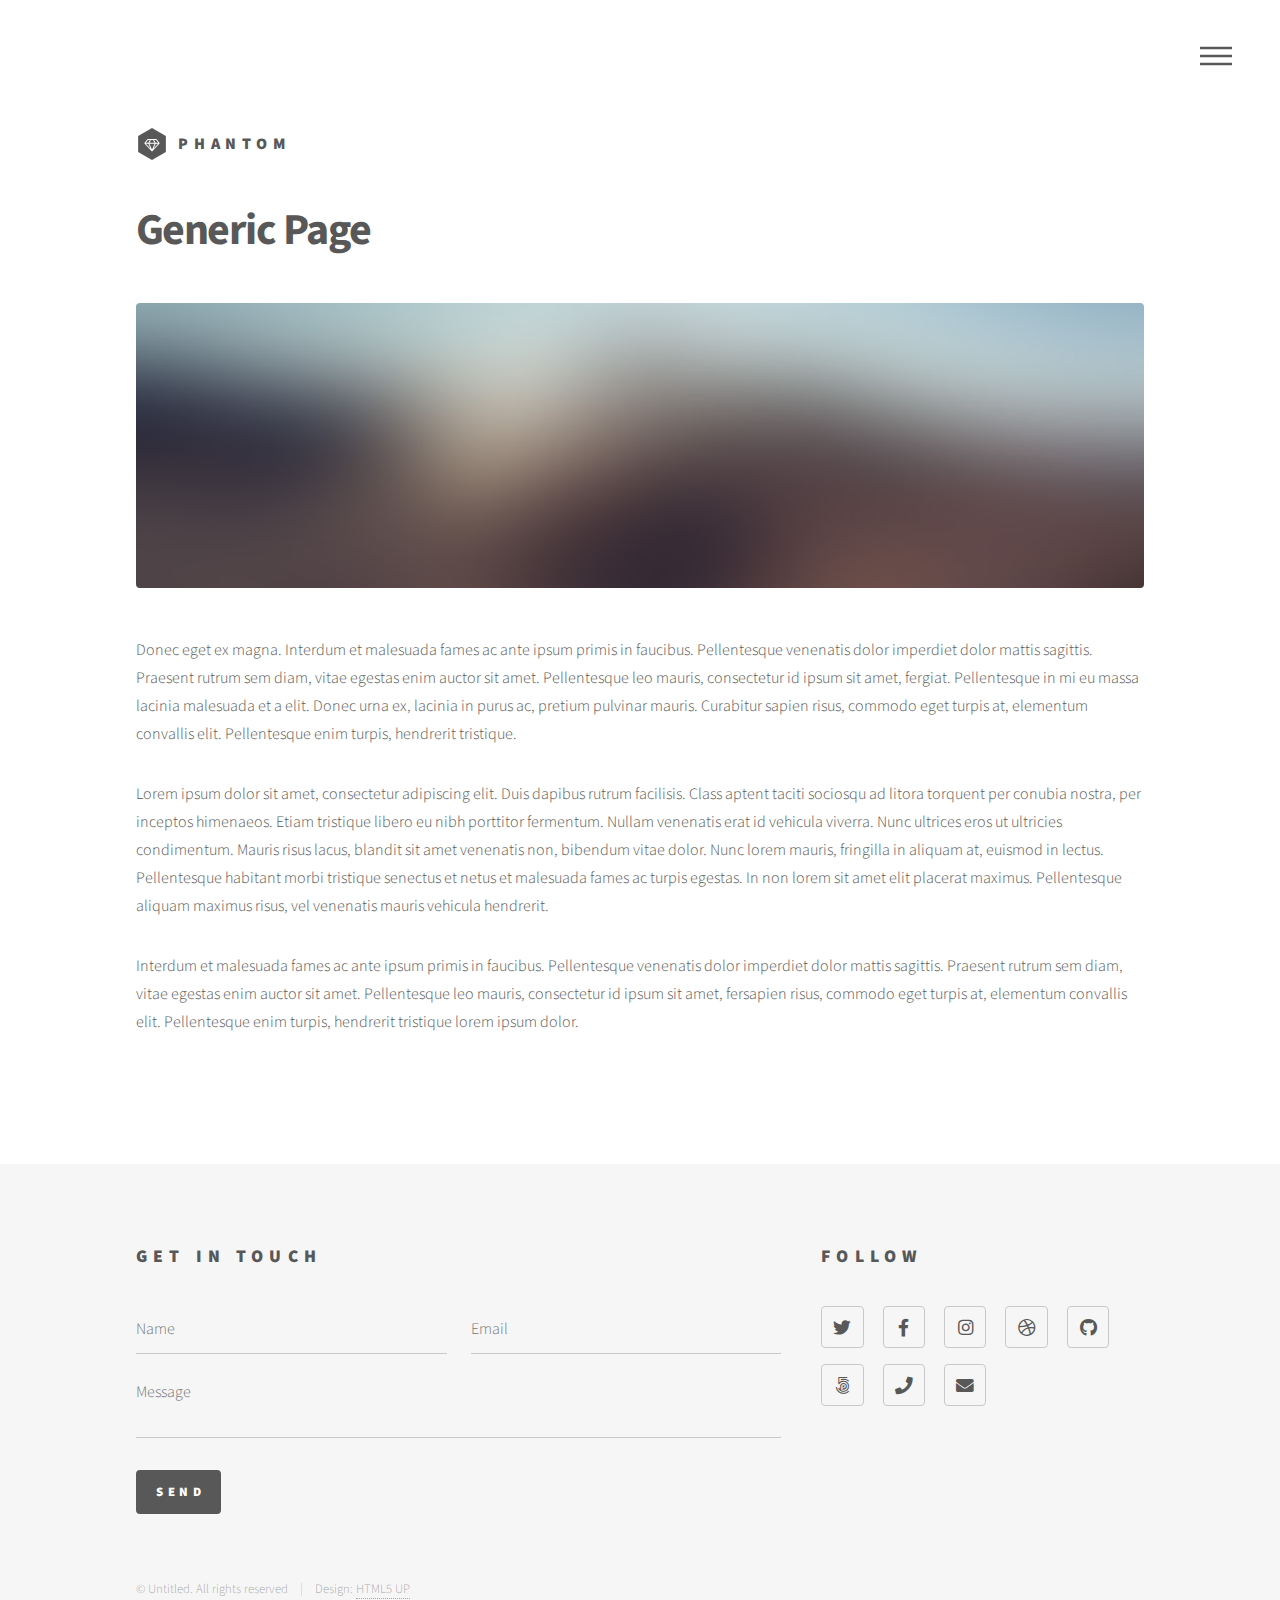
<file: generic.html>
<!DOCTYPE HTML>
<!--
	Phantom by HTML5 UP
	html5up.net | @ajlkn
	Free for personal and commercial use under the CCA 3.0 license (html5up.net/license)
-->
<html>
	<head>
		<title>Generic - Phantom by HTML5 UP</title>
		<meta charset="utf-8" />
		<meta name="viewport" content="width=device-width, initial-scale=1, user-scalable=no" />
		<link rel="stylesheet" href="assets/css/main.css" />
		<noscript><link rel="stylesheet" href="assets/css/noscript.css" /></noscript>
	</head>
	<body class="is-preload">
		<!-- Wrapper -->
			<div id="wrapper">

				<!-- Header -->
					<header id="header">
						<div class="inner">

							<!-- Logo -->
								<a href="index.html" class="logo">
									<span class="symbol"><img src="images/logo.svg" alt="" /></span><span class="title">Phantom</span>
								</a>

							<!-- Nav -->
								<nav>
									<ul>
										<li><a href="#menu">Menu</a></li>
									</ul>
								</nav>

						</div>
					</header>

				<!-- Menu -->
					<nav id="menu">
						<h2>Menu</h2>
						<ul>
							<li><a href="index.html">Home</a></li>
							<li><a href="generic.html">Ipsum veroeros</a></li>
							<li><a href="generic.html">Tempus etiam</a></li>
							<li><a href="generic.html">Consequat dolor</a></li>
							<li><a href="elements.html">Elements</a></li>
						</ul>
					</nav>

				<!-- Main -->
					<div id="main">
						<div class="inner">
							<h1>Generic Page</h1>
							<span class="image main"><img src="images/pic13.jpg" alt="" /></span>
							<p>Donec eget ex magna. Interdum et malesuada fames ac ante ipsum primis in faucibus. Pellentesque venenatis dolor imperdiet dolor mattis sagittis. Praesent rutrum sem diam, vitae egestas enim auctor sit amet. Pellentesque leo mauris, consectetur id ipsum sit amet, fergiat. Pellentesque in mi eu massa lacinia malesuada et a elit. Donec urna ex, lacinia in purus ac, pretium pulvinar mauris. Curabitur sapien risus, commodo eget turpis at, elementum convallis elit. Pellentesque enim turpis, hendrerit tristique.</p>
							<p>Lorem ipsum dolor sit amet, consectetur adipiscing elit. Duis dapibus rutrum facilisis. Class aptent taciti sociosqu ad litora torquent per conubia nostra, per inceptos himenaeos. Etiam tristique libero eu nibh porttitor fermentum. Nullam venenatis erat id vehicula viverra. Nunc ultrices eros ut ultricies condimentum. Mauris risus lacus, blandit sit amet venenatis non, bibendum vitae dolor. Nunc lorem mauris, fringilla in aliquam at, euismod in lectus. Pellentesque habitant morbi tristique senectus et netus et malesuada fames ac turpis egestas. In non lorem sit amet elit placerat maximus. Pellentesque aliquam maximus risus, vel venenatis mauris vehicula hendrerit.</p>
							<p>Interdum et malesuada fames ac ante ipsum primis in faucibus. Pellentesque venenatis dolor imperdiet dolor mattis sagittis. Praesent rutrum sem diam, vitae egestas enim auctor sit amet. Pellentesque leo mauris, consectetur id ipsum sit amet, fersapien risus, commodo eget turpis at, elementum convallis elit. Pellentesque enim turpis, hendrerit tristique lorem ipsum dolor.</p>
						</div>
					</div>

				<!-- Footer -->
					<footer id="footer">
						<div class="inner">
							<section>
								<h2>Get in touch</h2>
								<form method="post" action="#">
									<div class="fields">
										<div class="field half">
											<input type="text" name="name" id="name" placeholder="Name" />
										</div>
										<div class="field half">
											<input type="email" name="email" id="email" placeholder="Email" />
										</div>
										<div class="field">
											<textarea name="message" id="message" placeholder="Message"></textarea>
										</div>
									</div>
									<ul class="actions">
										<li><input type="submit" value="Send" class="primary" /></li>
									</ul>
								</form>
							</section>
							<section>
								<h2>Follow</h2>
								<ul class="icons">
									<li><a href="#" class="icon brands style2 fa-twitter"><span class="label">Twitter</span></a></li>
									<li><a href="#" class="icon brands style2 fa-facebook-f"><span class="label">Facebook</span></a></li>
									<li><a href="#" class="icon brands style2 fa-instagram"><span class="label">Instagram</span></a></li>
									<li><a href="#" class="icon brands style2 fa-dribbble"><span class="label">Dribbble</span></a></li>
									<li><a href="#" class="icon brands style2 fa-github"><span class="label">GitHub</span></a></li>
									<li><a href="#" class="icon brands style2 fa-500px"><span class="label">500px</span></a></li>
									<li><a href="#" class="icon solid style2 fa-phone"><span class="label">Phone</span></a></li>
									<li><a href="#" class="icon solid style2 fa-envelope"><span class="label">Email</span></a></li>
								</ul>
							</section>
							<ul class="copyright">
								<li>&copy; Untitled. All rights reserved</li><li>Design: <a href="http://html5up.net">HTML5 UP</a></li>
							</ul>
						</div>
					</footer>

			</div>

		<!-- Scripts -->
			<script src="assets/js/jquery.min.js"></script>
			<script src="assets/js/browser.min.js"></script>
			<script src="assets/js/breakpoints.min.js"></script>
			<script src="assets/js/util.js"></script>
			<script src="assets/js/main.js"></script>

	</body>
</html>
</file>
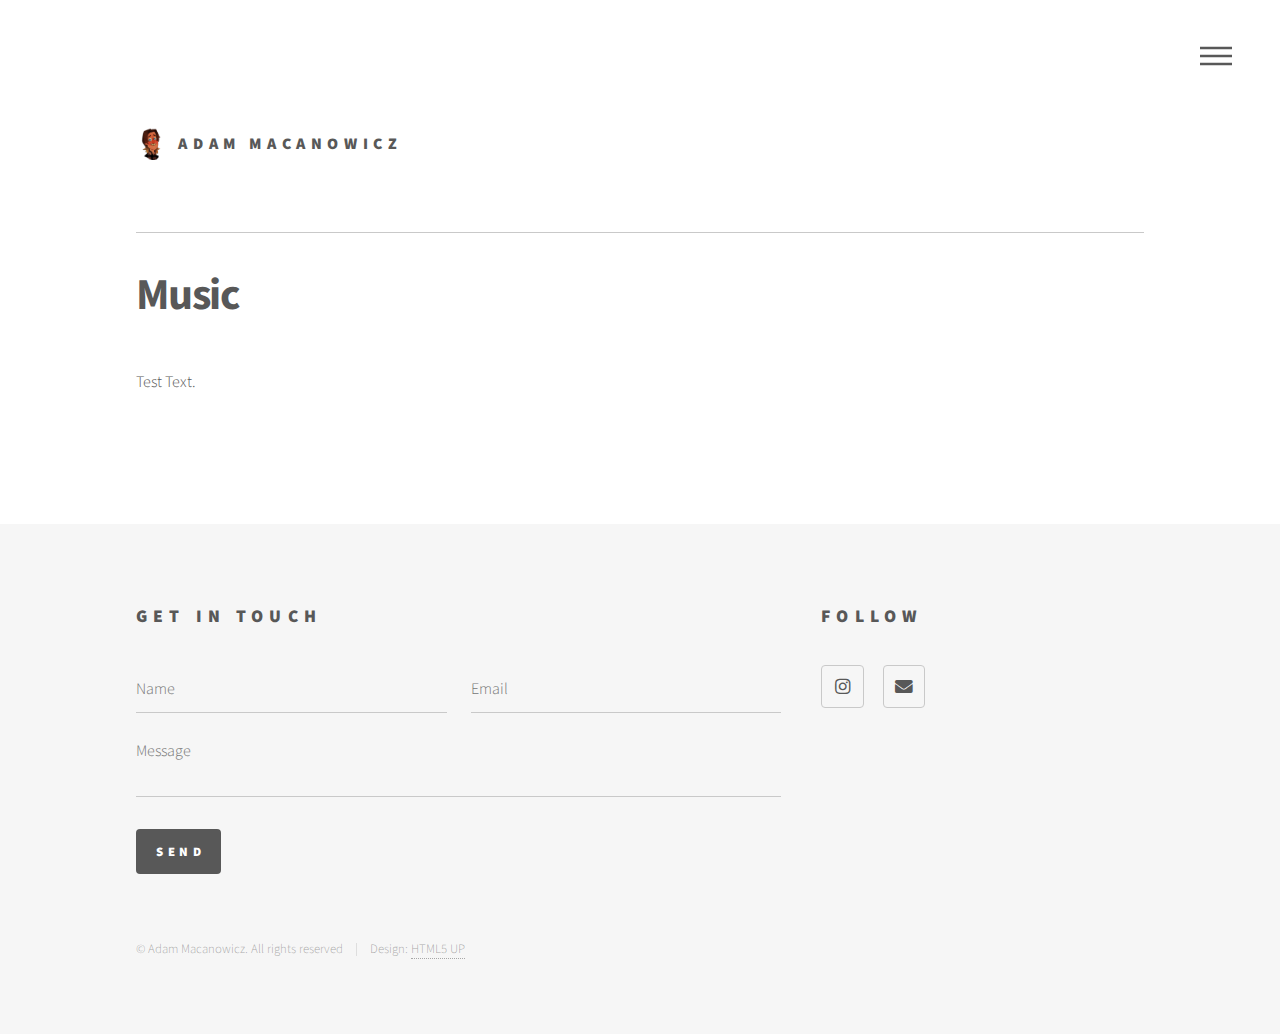
<file: music.html>
<!DOCTYPE HTML>
<html>
	<head>
		<title>Character Design</title>
		<meta charset="utf-8" />
		<meta name="viewport" content="width=device-width, initial-scale=1, user-scalable=no" />
		<link rel="stylesheet" href="assets/css/main.css" />
		<noscript><link rel="stylesheet" href="assets/css/noscript.css" /></noscript>
	</head>
	<body class="is-preload">
		<!-- Wrapper -->
			<div id="wrapper">

				<!-- Header -->
					<header id="header">
						<div class="inner">

							<!-- Logo -->
								<a href="index.html" class="logo">
									<span class="symbol"><img src="images/Face_Logo.svg" alt="" /></span><span class="title">Adam Macanowicz</span>
								</a>
								<hr class="special-header" />

							<!-- Nav -->
								<nav>
									<ul>
										<li><a href="#menu">Menu</a></li>
									</ul>
								</nav>

						</div>
					</header>

				<!-- Menu -->
					<nav id="menu">
						<h2>Menu</h2>
						<ul>
							<li><a href="index.html">Animation Reel</a></li>
							<li><a href="character_design.html">Character Design</a></li>
							<li><a href="personal.html">Personal</a></li>
							<li><a href="music.html">Music</a></li>
							<li><a href="about.html">About</a></li>
                            <li><a href="contact.html">Contact</a></li>
							<li><a href="elements.html">Elements (Testing)</a></li>
						</ul>
					</nav>

				<!-- Main -->
					<div id="main">
						<div class="inner">
							
							<h1>Music</h1>
							<span>
								<p>Test Text.</p>
							</span>
						</div>
					</div>

				<!-- Footer -->
					<footer id="footer">
						<div class="inner">
							<section>
								<h2>Get in touch</h2>
								<form method="post" action="#">
									<div class="fields">
										<div class="field half">
											<input type="text" name="name" id="name" placeholder="Name" required/>
										</div>
										<div class="field half">
											<input type="email" name="email" id="email" placeholder="Email" required/>
										</div>
										<div class="field">
											<textarea name="message" id="message" placeholder="Message" required></textarea>
										</div>
									</div>
									<ul class="actions">
										<li><input type="submit" value="Send" class="primary" /></li>
									</ul>
								</form>
							</section>
							<section>
								<h2>Follow</h2>
								<ul class="icons">
									<li><a href="https://www.instagram.com/as.mo.dee?igsh=MWtmaTNtM2c2dXhiMw==" class="icon brands style2 fa-instagram"><span class="label">Instagram</span></a></li>
									<li><a href="info@adam-macanowicz.com" class="icon solid style2 fa-envelope"><span class="label">Email</span></a></li>
								</ul>
							</section>
							<ul class="copyright">
								<li>&copy; Adam Macanowicz. All rights reserved</li><li>Design: <a href="http://html5up.net">HTML5 UP</a></li>
							</ul>
						</div>
					</footer>

			</div>

		<!-- Scripts -->
			<script src="assets/js/jquery.min.js"></script>
			<script src="assets/js/browser.min.js"></script>
			<script src="assets/js/breakpoints.min.js"></script>
			<script src="assets/js/util.js"></script>
			<script src="assets/js/main.js"></script>

	</body>
</html>
</file>
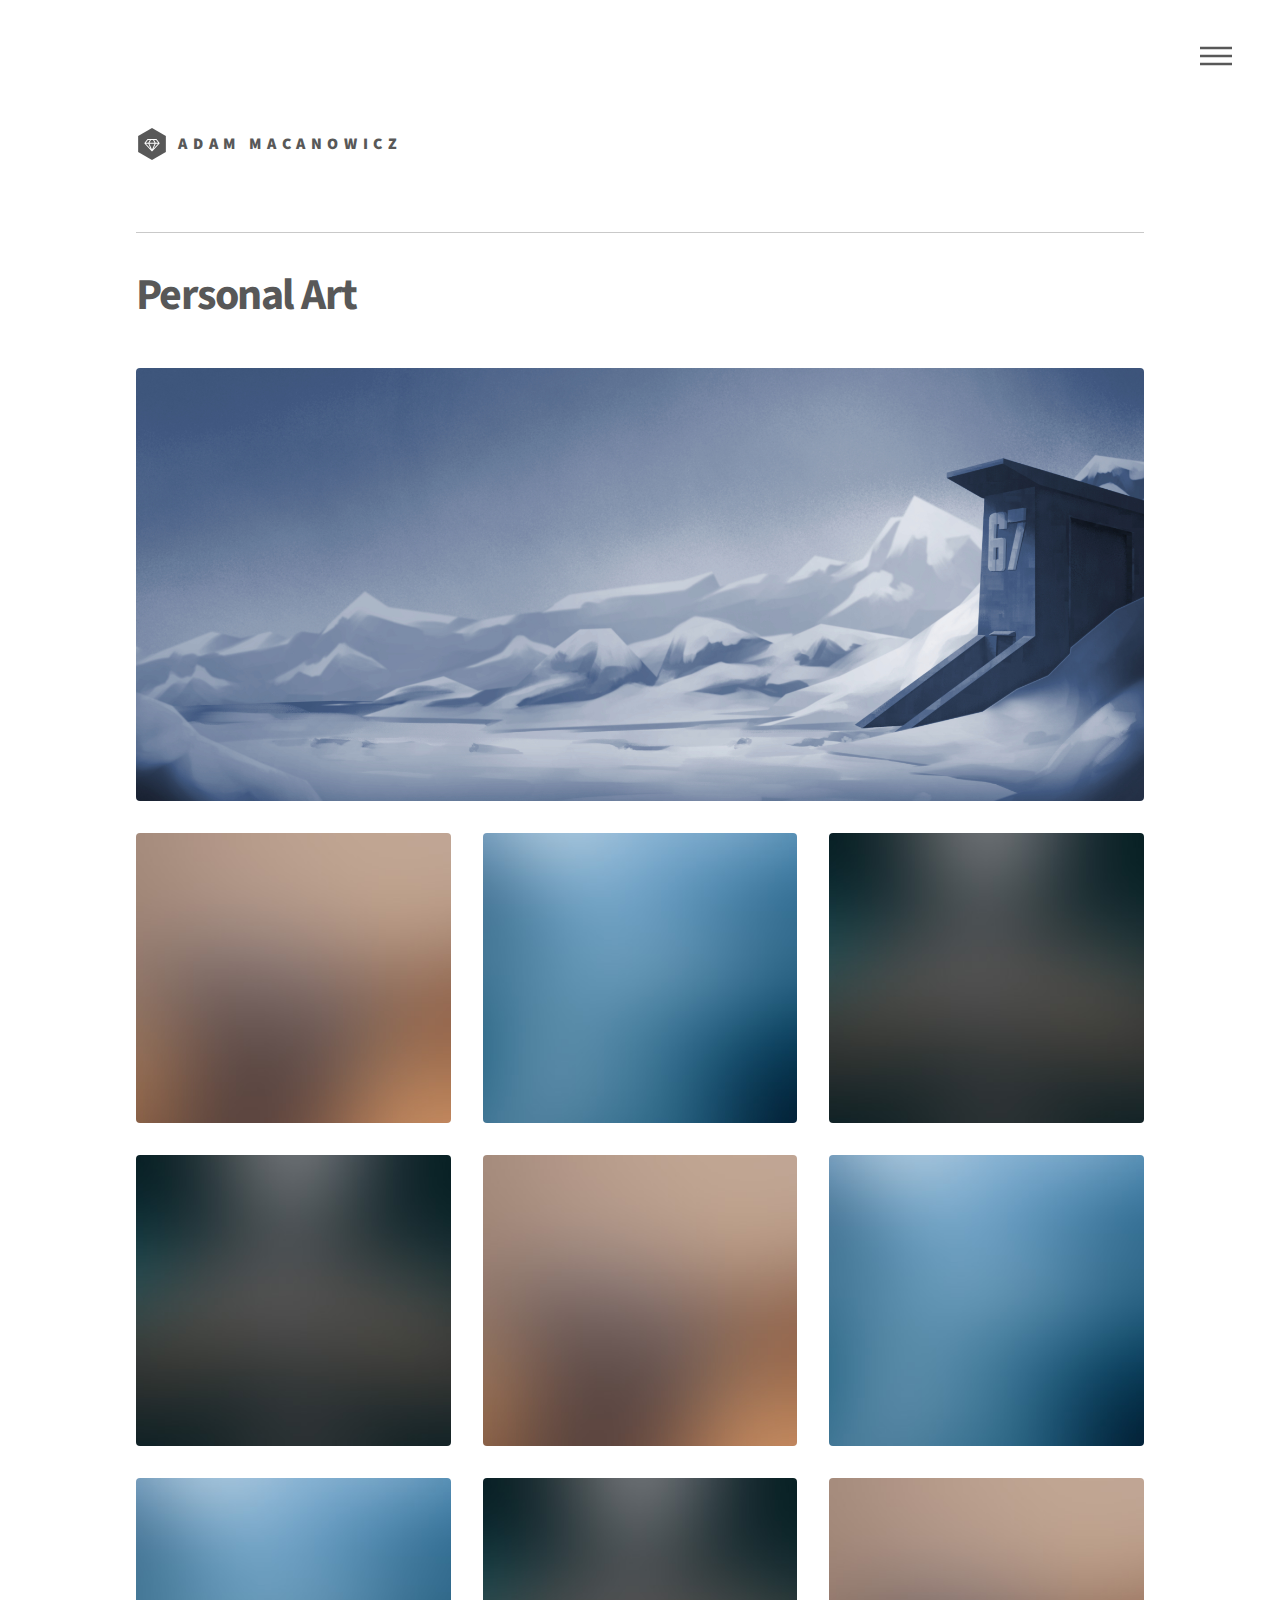
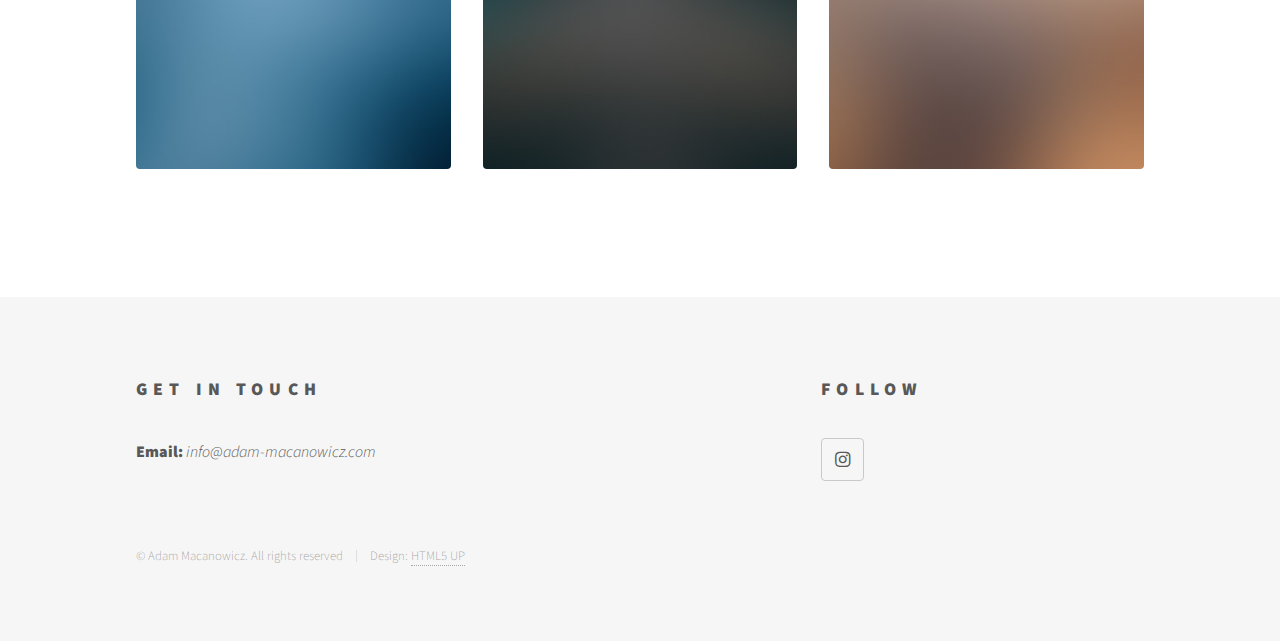
<file: personal.html>
<!DOCTYPE HTML>
<html>
	<head>
		<title>Character Design</title>
		<meta charset="utf-8" />
		<meta name="viewport" content="width=device-width, initial-scale=1, user-scalable=no" />
		<link rel="stylesheet" href="assets/css/main.css" />
		<noscript><link rel="stylesheet" href="assets/css/noscript.css" /></noscript>
		<link rel="icon" type="image/x-icon" href="images/logo.svg">
	</head>
	<body class="is-preload">
		<!-- Wrapper -->
			<div id="wrapper">

				<!-- Header -->
					<header id="header">
						<div class="inner">

							<!-- Logo -->
								<a href="index.html" class="logo">
									<span class="symbol"><img src="images/logo.svg" alt="" /></span><span class="title">Adam Macanowicz</span>
								</a>
								<hr class="special-header" />

							<!-- Nav -->
								<nav>
									<ul>
										<li><a href="#menu">Menu</a></li>
									</ul>
								</nav>

						</div>
					</header>

				<!-- Menu -->
					<nav id="menu">
						<h2>Menu</h2>
						<ul>
							<li><a href="index.html">Animation Reel</a></li>
							<li><a href="character_design.html">Character Design</a></li>
							<li><a href="personal.html">Personal</a></li>
							<li><a href="music.html">Music</a></li>
							<li><a href="about.html">About</a></li>
                            <li><a href="contact.html">Contact</a></li>
							<li><a href="elements.html">Elements (Testing)</a></li>
						</ul>
					</nav>

				<!-- Main -->
					<div id="main">
						<div class="inner">
							
							<h1>Personal Art</h1>
							<section>
									<div class="box alt">
										<div class="row gtr-uniform">
											<div class="col-12"><span class="image fit"><img src="images/icebear_1.jpg" alt="" /></span></div>
											<div class="col-4"><span class="image fit"><img src="images/pic01.jpg" alt="" /></span></div>
											<div class="col-4"><span class="image fit"><img src="images/pic02.jpg" alt="" /></span></div>
											<div class="col-4"><span class="image fit"><img src="images/pic03.jpg" alt="" /></span></div>
											<div class="col-4"><span class="image fit"><img src="images/pic03.jpg" alt="" /></span></div>
											<div class="col-4"><span class="image fit"><img src="images/pic01.jpg" alt="" /></span></div>
											<div class="col-4"><span class="image fit"><img src="images/pic02.jpg" alt="" /></span></div>
											<div class="col-4"><span class="image fit"><img src="images/pic02.jpg" alt="" /></span></div>
											<div class="col-4"><span class="image fit"><img src="images/pic03.jpg" alt="" /></span></div>
											<div class="col-4"><span class="image fit"><img src="images/pic01.jpg" alt="" /></span></div>
										</div>
									</div>
							</section>
						</div>
					</div>

				<!-- Footer -->
					<footer id="footer">
						<div class="inner">
							<section>
								<h2>Get in touch</h2>
								<p><b>Email:</b> <em>info@adam-macanowicz.com</em></p>
							</section>
							<section>
								<h2>Follow</h2>
								<ul class="icons">
									<li><a href="https://www.instagram.com/as.mo.dee/" class="icon brands style2 fa-instagram"><span class="label">Instagram</span></a></li>
									
								</ul>
							</section>
							<ul class="copyright">
								<li>&copy; Adam Macanowicz. All rights reserved</li><li>Design: <a href="http://html5up.net">HTML5 UP</a></li>
							</ul>
						</div>
					</footer>

			</div>

		<!-- Scripts -->
			<script src="assets/js/jquery.min.js"></script>
			<script src="assets/js/browser.min.js"></script>
			<script src="assets/js/breakpoints.min.js"></script>
			<script src="assets/js/util.js"></script>
			<script src="assets/js/main.js"></script>

	</body>
</html>
</file>
<file: assets/css/noscript.css>
/*
	Phantom by HTML5 UP
	html5up.net | @ajlkn
	Free for personal and commercial use under the CCA 3.0 license (html5up.net/license)
*/

/* Tiles */

	body.is-preload .tiles article {
		-moz-transform: none;
		-webkit-transform: none;
		-ms-transform: none;
		transform: none;
		opacity: 1;
	}
</file>
<file: assets/css/main.css>
@import url(fontawesome-all.min.css);
@import url("https://fonts.googleapis.com/css?family=Source+Sans+Pro:300,700,900");

/*
	Phantom by HTML5 UP
	html5up.net | @ajlkn
	Free for personal and commercial use under the CCA 3.0 license (html5up.net/license)
*/

html, body, div, span, applet, object,
iframe, h1, h2, h3, h4, h5, h6, p, blockquote,
pre, a, abbr, acronym, address, big, cite,
code, del, dfn, em, img, ins, kbd, q, s, samp,
small, strike, strong, sub, sup, tt, var, b,
u, i, center, dl, dt, dd, ol, ul, li, fieldset,
form, label, legend, table, caption, tbody,
tfoot, thead, tr, th, td, article, aside,
canvas, details, embed, figure, figcaption,
footer, header, hgroup, menu, nav, output, ruby,
section, summary, time, mark, audio, video {
	margin: 0;
	padding: 0;
	border: 0;
	font-size: 100%;
	font: inherit;
	vertical-align: baseline;}

article, aside, details, figcaption, figure,
footer, header, hgroup, menu, nav, section {
	display: block;}

body {
	line-height: 1;
}

ol, ul {
	list-style: none;
}

blockquote, q {
	quotes: none;
}

	blockquote:before, blockquote:after, q:before, q:after {
		content: '';
		content: none;
	}

table {
	border-collapse: collapse;
	border-spacing: 0;
}

body {
	-webkit-text-size-adjust: none;
}

mark {
	background-color: transparent;
	color: inherit;
}

input::-moz-focus-inner {
	border: 0;
	padding: 0;
}

input, select, textarea {
	-moz-appearance: none;
	-webkit-appearance: none;
	-ms-appearance: none;
	appearance: none;
}

/* Basic */

	@-ms-viewport {
		width: device-width;
	}

	body {
		-ms-overflow-style: scrollbar;
	}

	@media screen and (max-width: 480px) {

		html, body {
			min-width: 320px;
		}

	}

	html {
		box-sizing: border-box;
	}

	*, *:before, *:after {
		box-sizing: inherit;
	}

	body {
		background: #ffffff;
	}

		body.is-preload *, body.is-preload *:before, body.is-preload *:after {
			-moz-animation: none !important;
			-webkit-animation: none !important;
			-ms-animation: none !important;
			animation: none !important;
			-moz-transition: none !important;
			-webkit-transition: none !important;
			-ms-transition: none !important;
			transition: none !important;
		}

/* Type */

	body, input, select, textarea {
		color: #585858;
		font-family: "Source Sans Pro", Helvetica, sans-serif;
		font-size: 16pt;
		font-weight: 300;
		line-height: 1.75;
	}

		@media screen and (max-width: 1680px) {

			body, input, select, textarea {
				font-size: 14pt;
			}

		}

		@media screen and (max-width: 1280px) {

			body, input, select, textarea {
				font-size: 12pt;
			}

		}

	a {
		-moz-transition: border-bottom-color 0.2s ease, color 0.2s ease;
		-webkit-transition: border-bottom-color 0.2s ease, color 0.2s ease;
		-ms-transition: border-bottom-color 0.2s ease, color 0.2s ease;
		transition: border-bottom-color 0.2s ease, color 0.2s ease;
		text-decoration: none;
		color: #585858;
		border-bottom: dotted 1px rgba(88, 88, 88, 0.5);
	}

		a:hover {
			border-bottom-color: transparent;
			color: #f2849e !important;
		}

	strong, b {
		font-weight: 900;
	}

	em, i {
		font-style: italic;
	}

	p {
		margin: 0 0 2em 0;
	}

	h1 {
		font-size: 2.75em;
		font-weight: 700;
		line-height: 1.3;
		margin: 0 0 1em 0;
		letter-spacing: -0.035em;
	}

		h1 a {
			color: inherit;
		}

		@media screen and (max-width: 736px) {

			h1 {
				font-size: 2em;
				margin: 0 0 1em 0;
			}

		}

		@media screen and (max-width: 360px) {

			h1 {
				font-size: 1.75em;
			}

		}

	h2, h3, h4, h5, h6 {
		font-weight: 900;
		line-height: 1.5;
		margin: 0 0 2em 0;
		text-transform: uppercase;
		letter-spacing: 0.35em;
	}

		h2 a, h3 a, h4 a, h5 a, h6 a {
			color: inherit;
		}

	h2 {
		font-size: 1.1em;
	}

	h3 {
		font-size: 1em;
	}

	h4 {
		font-size: 0.8em;
	}

	h5 {
		font-size: 0.8em;
	}

	h6 {
		font-size: 0.8em;
	}

	@media screen and (max-width: 980px) {

		h1 br, h2 br, h3 br, h4 br, h5 br, h6 br {
			display: none;
		}

	}

	@media screen and (max-width: 736px) {

		h2 {
			font-size: 1em;
		}

		h3 {
			font-size: 0.8em;
		}

	}

	sub {
		font-size: 0.8em;
		position: relative;
		top: 0.5em;
	}

	sup {
		font-size: 0.8em;
		position: relative;
		top: -0.5em;
	}

	blockquote {
		border-left: solid 4px #c9c9c9;
		font-style: italic;
		margin: 0 0 2em 0;
		padding: 0.5em 0 0.5em 2em;
	}

	code {
		background: rgba(144, 144, 144, 0.075);
		border-radius: 4px;
		border: solid 1px #c9c9c9;
		font-family: "Courier New", monospace;
		font-size: 0.9em;
		margin: 0 0.25em;
		padding: 0.25em 0.65em;
	}

	pre {
		-webkit-overflow-scrolling: touch;
		font-family: "Courier New", monospace;
		font-size: 0.9em;
		margin: 0 0 2em 0;
	}

		pre code {
			display: block;
			line-height: 1.75;
			padding: 1em 1.5em;
			overflow-x: auto;
		}

	hr {
		border: 0;
		border-bottom: solid 1px #c9c9c9;
		margin: 2em 0;
	}

		hr.major {
			margin: 3em 0;
		}

	.align-left {
		text-align: left;
	}

	.align-center {
		text-align: center;
	}

	.align-right {
		text-align: right;
	}

/* Row */

	.row {
		display: flex;
		flex-wrap: wrap;
		box-sizing: border-box;
		align-items: stretch;
	}

		.row > * {
			box-sizing: border-box;
		}

		.row.gtr-uniform > * > :last-child {
			margin-bottom: 0;
		}

		.row.aln-left {
			justify-content: flex-start;
		}

		.row.aln-center {
			justify-content: center;
		}

		.row.aln-right {
			justify-content: flex-end;
		}

		.row.aln-top {
			align-items: flex-start;
		}

		.row.aln-middle {
			align-items: center;
		}

		.row.aln-bottom {
			align-items: flex-end;
		}

		.row > .imp {
			order: -1;
		}

		.row > .col-1 {
			width: 8.33333%;
		}

		.row > .off-1 {
			margin-left: 8.33333%;
		}

		.row > .col-2 {
			width: 16.66667%;
		}

		.row > .off-2 {
			margin-left: 16.66667%;
		}

		.row > .col-3 {
			width: 25%;
		}

		.row > .off-3 {
			margin-left: 25%;
		}

		.row > .col-4 {
			width: 33.33333%;
		}

		.row > .off-4 {
			margin-left: 33.33333%;
		}

		.row > .col-5 {
			width: 41.66667%;
		}

		.row > .off-5 {
			margin-left: 41.66667%;
		}

		.row > .col-6 {
			width: 50%;
		}

		.row > .off-6 {
			margin-left: 50%;
		}

		.row > .col-7 {
			width: 58.33333%;
		}

		.row > .off-7 {
			margin-left: 58.33333%;
		}

		.row > .col-8 {
			width: 66.66667%;
		}

		.row > .off-8 {
			margin-left: 66.66667%;
		}

		.row > .col-9 {
			width: 75%;
		}

		.row > .off-9 {
			margin-left: 75%;
		}

		.row > .col-10 {
			width: 83.33333%;
		}

		.row > .off-10 {
			margin-left: 83.33333%;
		}

		.row > .col-11 {
			width: 91.66667%;
		}

		.row > .off-11 {
			margin-left: 91.66667%;
		}

		.row > .col-12 {
			width: 100%;
		}

		.row > .off-12 {
			margin-left: 100%;
		}

		.row.gtr-0 {
			margin-top: 0;
			margin-left: 0em;
		}

			.row.gtr-0 > * {
				padding: 0 0 0 0em;
			}

			.row.gtr-0.gtr-uniform {
				margin-top: 0em;
			}

				.row.gtr-0.gtr-uniform > * {
					padding-top: 0em;
				}

		.row.gtr-25 {
			margin-top: 0;
			margin-left: -0.5em;
		}

			.row.gtr-25 > * {
				padding: 0 0 0 0.5em;
			}

			.row.gtr-25.gtr-uniform {
				margin-top: -0.5em;
			}

				.row.gtr-25.gtr-uniform > * {
					padding-top: 0.5em;
				}

		.row.gtr-50 {
			margin-top: 0;
			margin-left: -1em;
		}

			.row.gtr-50 > * {
				padding: 0 0 0 1em;
			}

			.row.gtr-50.gtr-uniform {
				margin-top: -1em;
			}

				.row.gtr-50.gtr-uniform > * {
					padding-top: 1em;
				}

		.row {
			margin-top: 0;
			margin-left: -2em;
		}

			.row > * {
				padding: 0 0 0 2em;
			}

			.row.gtr-uniform {
				margin-top: -2em;
			}

				.row.gtr-uniform > * {
					padding-top: 2em;
				}

		.row.gtr-150 {
			margin-top: 0;
			margin-left: -3em;
		}

			.row.gtr-150 > * {
				padding: 0 0 0 3em;
			}

			.row.gtr-150.gtr-uniform {
				margin-top: -3em;
			}

				.row.gtr-150.gtr-uniform > * {
					padding-top: 3em;
				}

		.row.gtr-200 {
			margin-top: 0;
			margin-left: -4em;
		}

			.row.gtr-200 > * {
				padding: 0 0 0 4em;
			}

			.row.gtr-200.gtr-uniform {
				margin-top: -4em;
			}

				.row.gtr-200.gtr-uniform > * {
					padding-top: 4em;
				}

		@media screen and (max-width: 1680px) {

			.row {
				display: flex;
				flex-wrap: wrap;
				box-sizing: border-box;
				align-items: stretch;
			}

				.row > * {
					box-sizing: border-box;
				}

				.row.gtr-uniform > * > :last-child {
					margin-bottom: 0;
				}

				.row.aln-left {
					justify-content: flex-start;
				}

				.row.aln-center {
					justify-content: center;
				}

				.row.aln-right {
					justify-content: flex-end;
				}

				.row.aln-top {
					align-items: flex-start;
				}

				.row.aln-middle {
					align-items: center;
				}

				.row.aln-bottom {
					align-items: flex-end;
				}

				.row > .imp-xlarge {
					order: -1;
				}

				.row > .col-1-xlarge {
					width: 8.33333%;
				}

				.row > .off-1-xlarge {
					margin-left: 8.33333%;
				}

				.row > .col-2-xlarge {
					width: 16.66667%;
				}

				.row > .off-2-xlarge {
					margin-left: 16.66667%;
				}

				.row > .col-3-xlarge {
					width: 25%;
				}

				.row > .off-3-xlarge {
					margin-left: 25%;
				}

				.row > .col-4-xlarge {
					width: 33.33333%;
				}

				.row > .off-4-xlarge {
					margin-left: 33.33333%;
				}

				.row > .col-5-xlarge {
					width: 41.66667%;
				}

				.row > .off-5-xlarge {
					margin-left: 41.66667%;
				}

				.row > .col-6-xlarge {
					width: 50%;
				}

				.row > .off-6-xlarge {
					margin-left: 50%;
				}

				.row > .col-7-xlarge {
					width: 58.33333%;
				}

				.row > .off-7-xlarge {
					margin-left: 58.33333%;
				}

				.row > .col-8-xlarge {
					width: 66.66667%;
				}

				.row > .off-8-xlarge {
					margin-left: 66.66667%;
				}

				.row > .col-9-xlarge {
					width: 75%;
				}

				.row > .off-9-xlarge {
					margin-left: 75%;
				}

				.row > .col-10-xlarge {
					width: 83.33333%;
				}

				.row > .off-10-xlarge {
					margin-left: 83.33333%;
				}

				.row > .col-11-xlarge {
					width: 91.66667%;
				}

				.row > .off-11-xlarge {
					margin-left: 91.66667%;
				}

				.row > .col-12-xlarge {
					width: 100%;
				}

				.row > .off-12-xlarge {
					margin-left: 100%;
				}

				.row.gtr-0 {
					margin-top: 0;
					margin-left: 0em;
				}

					.row.gtr-0 > * {
						padding: 0 0 0 0em;
					}

					.row.gtr-0.gtr-uniform {
						margin-top: 0em;
					}

						.row.gtr-0.gtr-uniform > * {
							padding-top: 0em;
						}

				.row.gtr-25 {
					margin-top: 0;
					margin-left: -0.5em;
				}

					.row.gtr-25 > * {
						padding: 0 0 0 0.5em;
					}

					.row.gtr-25.gtr-uniform {
						margin-top: -0.5em;
					}

						.row.gtr-25.gtr-uniform > * {
							padding-top: 0.5em;
						}

				.row.gtr-50 {
					margin-top: 0;
					margin-left: -1em;
				}

					.row.gtr-50 > * {
						padding: 0 0 0 1em;
					}

					.row.gtr-50.gtr-uniform {
						margin-top: -1em;
					}

						.row.gtr-50.gtr-uniform > * {
							padding-top: 1em;
						}

				.row {
					margin-top: 0;
					margin-left: -2em;
				}

					.row > * {
						padding: 0 0 0 2em;
					}

					.row.gtr-uniform {
						margin-top: -2em;
					}

						.row.gtr-uniform > * {
							padding-top: 2em;
						}

				.row.gtr-150 {
					margin-top: 0;
					margin-left: -3em;
				}

					.row.gtr-150 > * {
						padding: 0 0 0 3em;
					}

					.row.gtr-150.gtr-uniform {
						margin-top: -3em;
					}

						.row.gtr-150.gtr-uniform > * {
							padding-top: 3em;
						}

				.row.gtr-200 {
					margin-top: 0;
					margin-left: -4em;
				}

					.row.gtr-200 > * {
						padding: 0 0 0 4em;
					}

					.row.gtr-200.gtr-uniform {
						margin-top: -4em;
					}

						.row.gtr-200.gtr-uniform > * {
							padding-top: 4em;
						}

		}

		@media screen and (max-width: 1280px) {

			.row {
				display: flex;
				flex-wrap: wrap;
				box-sizing: border-box;
				align-items: stretch;
			}

				.row > * {
					box-sizing: border-box;
				}

				.row.gtr-uniform > * > :last-child {
					margin-bottom: 0;
				}

				.row.aln-left {
					justify-content: flex-start;
				}

				.row.aln-center {
					justify-content: center;
				}

				.row.aln-right {
					justify-content: flex-end;
				}

				.row.aln-top {
					align-items: flex-start;
				}

				.row.aln-middle {
					align-items: center;
				}

				.row.aln-bottom {
					align-items: flex-end;
				}

				.row > .imp-large {
					order: -1;
				}

				.row > .col-1-large {
					width: 8.33333%;
				}

				.row > .off-1-large {
					margin-left: 8.33333%;
				}

				.row > .col-2-large {
					width: 16.66667%;
				}

				.row > .off-2-large {
					margin-left: 16.66667%;
				}

				.row > .col-3-large {
					width: 25%;
				}

				.row > .off-3-large {
					margin-left: 25%;
				}

				.row > .col-4-large {
					width: 33.33333%;
				}

				.row > .off-4-large {
					margin-left: 33.33333%;
				}

				.row > .col-5-large {
					width: 41.66667%;
				}

				.row > .off-5-large {
					margin-left: 41.66667%;
				}

				.row > .col-6-large {
					width: 50%;
				}

				.row > .off-6-large {
					margin-left: 50%;
				}

				.row > .col-7-large {
					width: 58.33333%;
				}

				.row > .off-7-large {
					margin-left: 58.33333%;
				}

				.row > .col-8-large {
					width: 66.66667%;
				}

				.row > .off-8-large {
					margin-left: 66.66667%;
				}

				.row > .col-9-large {
					width: 75%;
				}

				.row > .off-9-large {
					margin-left: 75%;
				}

				.row > .col-10-large {
					width: 83.33333%;
				}

				.row > .off-10-large {
					margin-left: 83.33333%;
				}

				.row > .col-11-large {
					width: 91.66667%;
				}

				.row > .off-11-large {
					margin-left: 91.66667%;
				}

				.row > .col-12-large {
					width: 100%;
				}

				.row > .off-12-large {
					margin-left: 100%;
				}

				.row.gtr-0 {
					margin-top: 0;
					margin-left: 0em;
				}

					.row.gtr-0 > * {
						padding: 0 0 0 0em;
					}

					.row.gtr-0.gtr-uniform {
						margin-top: 0em;
					}

						.row.gtr-0.gtr-uniform > * {
							padding-top: 0em;
						}

				.row.gtr-25 {
					margin-top: 0;
					margin-left: -0.5em;
				}

					.row.gtr-25 > * {
						padding: 0 0 0 0.5em;
					}

					.row.gtr-25.gtr-uniform {
						margin-top: -0.5em;
					}

						.row.gtr-25.gtr-uniform > * {
							padding-top: 0.5em;
						}

				.row.gtr-50 {
					margin-top: 0;
					margin-left: -1em;
				}

					.row.gtr-50 > * {
						padding: 0 0 0 1em;
					}

					.row.gtr-50.gtr-uniform {
						margin-top: -1em;
					}

						.row.gtr-50.gtr-uniform > * {
							padding-top: 1em;
						}

				.row {
					margin-top: 0;
					margin-left: -2em;
				}

					.row > * {
						padding: 0 0 0 2em;
					}

					.row.gtr-uniform {
						margin-top: -2em;
					}

						.row.gtr-uniform > * {
							padding-top: 2em;
						}

				.row.gtr-150 {
					margin-top: 0;
					margin-left: -3em;
				}

					.row.gtr-150 > * {
						padding: 0 0 0 3em;
					}

					.row.gtr-150.gtr-uniform {
						margin-top: -3em;
					}

						.row.gtr-150.gtr-uniform > * {
							padding-top: 3em;
						}

				.row.gtr-200 {
					margin-top: 0;
					margin-left: -4em;
				}

					.row.gtr-200 > * {
						padding: 0 0 0 4em;
					}

					.row.gtr-200.gtr-uniform {
						margin-top: -4em;
					}

						.row.gtr-200.gtr-uniform > * {
							padding-top: 4em;
						}

		}

		@media screen and (max-width: 980px) {

			.row {
				display: flex;
				flex-wrap: wrap;
				box-sizing: border-box;
				align-items: stretch;
			}

				.row > * {
					box-sizing: border-box;
				}

				.row.gtr-uniform > * > :last-child {
					margin-bottom: 0;
				}

				.row.aln-left {
					justify-content: flex-start;
				}

				.row.aln-center {
					justify-content: center;
				}

				.row.aln-right {
					justify-content: flex-end;
				}

				.row.aln-top {
					align-items: flex-start;
				}

				.row.aln-middle {
					align-items: center;
				}

				.row.aln-bottom {
					align-items: flex-end;
				}

				.row > .imp-medium {
					order: -1;
				}

				.row > .col-1-medium {
					width: 8.33333%;
				}

				.row > .off-1-medium {
					margin-left: 8.33333%;
				}

				.row > .col-2-medium {
					width: 16.66667%;
				}

				.row > .off-2-medium {
					margin-left: 16.66667%;
				}

				.row > .col-3-medium {
					width: 25%;
				}

				.row > .off-3-medium {
					margin-left: 25%;
				}

				.row > .col-4-medium {
					width: 33.33333%;
				}

				.row > .off-4-medium {
					margin-left: 33.33333%;
				}

				.row > .col-5-medium {
					width: 41.66667%;
				}

				.row > .off-5-medium {
					margin-left: 41.66667%;
				}

				.row > .col-6-medium {
					width: 50%;
				}

				.row > .off-6-medium {
					margin-left: 50%;
				}

				.row > .col-7-medium {
					width: 58.33333%;
				}

				.row > .off-7-medium {
					margin-left: 58.33333%;
				}

				.row > .col-8-medium {
					width: 66.66667%;
				}

				.row > .off-8-medium {
					margin-left: 66.66667%;
				}

				.row > .col-9-medium {
					width: 75%;
				}

				.row > .off-9-medium {
					margin-left: 75%;
				}

				.row > .col-10-medium {
					width: 83.33333%;
				}

				.row > .off-10-medium {
					margin-left: 83.33333%;
				}

				.row > .col-11-medium {
					width: 91.66667%;
				}

				.row > .off-11-medium {
					margin-left: 91.66667%;
				}

				.row > .col-12-medium {
					width: 100%;
				}

				.row > .off-12-medium {
					margin-left: 100%;
				}

				.row.gtr-0 {
					margin-top: 0;
					margin-left: 0em;
				}

					.row.gtr-0 > * {
						padding: 0 0 0 0em;
					}

					.row.gtr-0.gtr-uniform {
						margin-top: 0em;
					}

						.row.gtr-0.gtr-uniform > * {
							padding-top: 0em;
						}

				.row.gtr-25 {
					margin-top: 0;
					margin-left: -0.375em;
				}

					.row.gtr-25 > * {
						padding: 0 0 0 0.375em;
					}

					.row.gtr-25.gtr-uniform {
						margin-top: -0.375em;
					}

						.row.gtr-25.gtr-uniform > * {
							padding-top: 0.375em;
						}

				.row.gtr-50 {
					margin-top: 0;
					margin-left: -0.75em;
				}

					.row.gtr-50 > * {
						padding: 0 0 0 0.75em;
					}

					.row.gtr-50.gtr-uniform {
						margin-top: -0.75em;
					}

						.row.gtr-50.gtr-uniform > * {
							padding-top: 0.75em;
						}

				.row {
					margin-top: 0;
					margin-left: -1.5em;
				}

					.row > * {
						padding: 0 0 0 1.5em;
					}

					.row.gtr-uniform {
						margin-top: -1.5em;
					}

						.row.gtr-uniform > * {
							padding-top: 1.5em;
						}

				.row.gtr-150 {
					margin-top: 0;
					margin-left: -2.25em;
				}

					.row.gtr-150 > * {
						padding: 0 0 0 2.25em;
					}

					.row.gtr-150.gtr-uniform {
						margin-top: -2.25em;
					}

						.row.gtr-150.gtr-uniform > * {
							padding-top: 2.25em;
						}

				.row.gtr-200 {
					margin-top: 0;
					margin-left: -3em;
				}

					.row.gtr-200 > * {
						padding: 0 0 0 3em;
					}

					.row.gtr-200.gtr-uniform {
						margin-top: -3em;
					}

						.row.gtr-200.gtr-uniform > * {
							padding-top: 3em;
						}

		}

		@media screen and (max-width: 736px) {

			.row {
				display: flex;
				flex-wrap: wrap;
				box-sizing: border-box;
				align-items: stretch;
			}

				.row > * {
					box-sizing: border-box;
				}

				.row.gtr-uniform > * > :last-child {
					margin-bottom: 0;
				}

				.row.aln-left {
					justify-content: flex-start;
				}

				.row.aln-center {
					justify-content: center;
				}

				.row.aln-right {
					justify-content: flex-end;
				}

				.row.aln-top {
					align-items: flex-start;
				}

				.row.aln-middle {
					align-items: center;
				}

				.row.aln-bottom {
					align-items: flex-end;
				}

				.row > .imp-small {
					order: -1;
				}

				.row > .col-1-small {
					width: 8.33333%;
				}

				.row > .off-1-small {
					margin-left: 8.33333%;
				}

				.row > .col-2-small {
					width: 16.66667%;
				}

				.row > .off-2-small {
					margin-left: 16.66667%;
				}

				.row > .col-3-small {
					width: 25%;
				}

				.row > .off-3-small {
					margin-left: 25%;
				}

				.row > .col-4-small {
					width: 33.33333%;
				}

				.row > .off-4-small {
					margin-left: 33.33333%;
				}

				.row > .col-5-small {
					width: 41.66667%;
				}

				.row > .off-5-small {
					margin-left: 41.66667%;
				}

				.row > .col-6-small {
					width: 50%;
				}

				.row > .off-6-small {
					margin-left: 50%;
				}

				.row > .col-7-small {
					width: 58.33333%;
				}

				.row > .off-7-small {
					margin-left: 58.33333%;
				}

				.row > .col-8-small {
					width: 66.66667%;
				}

				.row > .off-8-small {
					margin-left: 66.66667%;
				}

				.row > .col-9-small {
					width: 75%;
				}

				.row > .off-9-small {
					margin-left: 75%;
				}

				.row > .col-10-small {
					width: 83.33333%;
				}

				.row > .off-10-small {
					margin-left: 83.33333%;
				}

				.row > .col-11-small {
					width: 91.66667%;
				}

				.row > .off-11-small {
					margin-left: 91.66667%;
				}

				.row > .col-12-small {
					width: 100%;
				}

				.row > .off-12-small {
					margin-left: 100%;
				}

				.row.gtr-0 {
					margin-top: 0;
					margin-left: 0em;
				}

					.row.gtr-0 > * {
						padding: 0 0 0 0em;
					}

					.row.gtr-0.gtr-uniform {
						margin-top: 0em;
					}

						.row.gtr-0.gtr-uniform > * {
							padding-top: 0em;
						}

				.row.gtr-25 {
					margin-top: 0;
					margin-left: -0.25em;
				}

					.row.gtr-25 > * {
						padding: 0 0 0 0.25em;
					}

					.row.gtr-25.gtr-uniform {
						margin-top: -0.25em;
					}

						.row.gtr-25.gtr-uniform > * {
							padding-top: 0.25em;
						}

				.row.gtr-50 {
					margin-top: 0;
					margin-left: -0.5em;
				}

					.row.gtr-50 > * {
						padding: 0 0 0 0.5em;
					}

					.row.gtr-50.gtr-uniform {
						margin-top: -0.5em;
					}

						.row.gtr-50.gtr-uniform > * {
							padding-top: 0.5em;
						}

				.row {
					margin-top: 0;
					margin-left: -1em;
				}

					.row > * {
						padding: 0 0 0 1em;
					}

					.row.gtr-uniform {
						margin-top: -1em;
					}

						.row.gtr-uniform > * {
							padding-top: 1em;
						}

				.row.gtr-150 {
					margin-top: 0;
					margin-left: -1.5em;
				}

					.row.gtr-150 > * {
						padding: 0 0 0 1.5em;
					}

					.row.gtr-150.gtr-uniform {
						margin-top: -1.5em;
					}

						.row.gtr-150.gtr-uniform > * {
							padding-top: 1.5em;
						}

				.row.gtr-200 {
					margin-top: 0;
					margin-left: -2em;
				}

					.row.gtr-200 > * {
						padding: 0 0 0 2em;
					}

					.row.gtr-200.gtr-uniform {
						margin-top: -2em;
					}

						.row.gtr-200.gtr-uniform > * {
							padding-top: 2em;
						}

		}

		@media screen and (max-width: 480px) {

			.row {
				display: flex;
				flex-wrap: wrap;
				box-sizing: border-box;
				align-items: stretch;
			}

				.row > * {
					box-sizing: border-box;
				}

				.row.gtr-uniform > * > :last-child {
					margin-bottom: 0;
				}

				.row.aln-left {
					justify-content: flex-start;
				}

				.row.aln-center {
					justify-content: center;
				}

				.row.aln-right {
					justify-content: flex-end;
				}

				.row.aln-top {
					align-items: flex-start;
				}

				.row.aln-middle {
					align-items: center;
				}

				.row.aln-bottom {
					align-items: flex-end;
				}

				.row > .imp-xsmall {
					order: -1;
				}

				.row > .col-1-xsmall {
					width: 8.33333%;
				}

				.row > .off-1-xsmall {
					margin-left: 8.33333%;
				}

				.row > .col-2-xsmall {
					width: 16.66667%;
				}

				.row > .off-2-xsmall {
					margin-left: 16.66667%;
				}

				.row > .col-3-xsmall {
					width: 25%;
				}

				.row > .off-3-xsmall {
					margin-left: 25%;
				}

				.row > .col-4-xsmall {
					width: 33.33333%;
				}

				.row > .off-4-xsmall {
					margin-left: 33.33333%;
				}

				.row > .col-5-xsmall {
					width: 41.66667%;
				}

				.row > .off-5-xsmall {
					margin-left: 41.66667%;
				}

				.row > .col-6-xsmall {
					width: 50%;
				}

				.row > .off-6-xsmall {
					margin-left: 50%;
				}

				.row > .col-7-xsmall {
					width: 58.33333%;
				}

				.row > .off-7-xsmall {
					margin-left: 58.33333%;
				}

				.row > .col-8-xsmall {
					width: 66.66667%;
				}

				.row > .off-8-xsmall {
					margin-left: 66.66667%;
				}

				.row > .col-9-xsmall {
					width: 75%;
				}

				.row > .off-9-xsmall {
					margin-left: 75%;
				}

				.row > .col-10-xsmall {
					width: 83.33333%;
				}

				.row > .off-10-xsmall {
					margin-left: 83.33333%;
				}

				.row > .col-11-xsmall {
					width: 91.66667%;
				}

				.row > .off-11-xsmall {
					margin-left: 91.66667%;
				}

				.row > .col-12-xsmall {
					width: 100%;
				}

				.row > .off-12-xsmall {
					margin-left: 100%;
				}

				.row.gtr-0 {
					margin-top: 0;
					margin-left: 0em;
				}

					.row.gtr-0 > * {
						padding: 0 0 0 0em;
					}

					.row.gtr-0.gtr-uniform {
						margin-top: 0em;
					}

						.row.gtr-0.gtr-uniform > * {
							padding-top: 0em;
						}

				.row.gtr-25 {
					margin-top: 0;
					margin-left: -0.25em;
				}

					.row.gtr-25 > * {
						padding: 0 0 0 0.25em;
					}

					.row.gtr-25.gtr-uniform {
						margin-top: -0.25em;
					}

						.row.gtr-25.gtr-uniform > * {
							padding-top: 0.25em;
						}

				.row.gtr-50 {
					margin-top: 0;
					margin-left: -0.5em;
				}

					.row.gtr-50 > * {
						padding: 0 0 0 0.5em;
					}

					.row.gtr-50.gtr-uniform {
						margin-top: -0.5em;
					}

						.row.gtr-50.gtr-uniform > * {
							padding-top: 0.5em;
						}

				.row {
					margin-top: 0;
					margin-left: -1em;
				}

					.row > * {
						padding: 0 0 0 1em;
					}

					.row.gtr-uniform {
						margin-top: -1em;
					}

						.row.gtr-uniform > * {
							padding-top: 1em;
						}

				.row.gtr-150 {
					margin-top: 0;
					margin-left: -1.5em;
				}

					.row.gtr-150 > * {
						padding: 0 0 0 1.5em;
					}

					.row.gtr-150.gtr-uniform {
						margin-top: -1.5em;
					}

						.row.gtr-150.gtr-uniform > * {
							padding-top: 1.5em;
						}

				.row.gtr-200 {
					margin-top: 0;
					margin-left: -2em;
				}

					.row.gtr-200 > * {
						padding: 0 0 0 2em;
					}

					.row.gtr-200.gtr-uniform {
						margin-top: -2em;
					}

						.row.gtr-200.gtr-uniform > * {
							padding-top: 2em;
						}

		}

/* Section/Article */

	section.special, article.special {
		text-align: center;
	}

	header p {
		margin-top: -1em;
	}

	@media screen and (max-width: 736px) {

		header p {
			margin-top: 0;
		}

	}

/* Icon */

	.icon {
		text-decoration: none;
		border-bottom: none;
		position: relative;
	}

		.icon:before {
			-moz-osx-font-smoothing: grayscale;
			-webkit-font-smoothing: antialiased;
			display: inline-block;
			font-style: normal;
			font-variant: normal;
			text-rendering: auto;
			line-height: 1;
			text-transform: none !important;
			font-family: 'Font Awesome 5 Free';
			font-weight: 400;
		}

		.icon > .label {
			display: none;
		}

		.icon:before {
			line-height: inherit;
		}

		.icon.solid:before {
			font-weight: 900;
		}

		.icon.brands:before {
			font-family: 'Font Awesome 5 Brands';
		}

		.icon.style2 {
			-moz-transition: background-color 0.2s ease-in-out, color 0.2s ease-in-out, border-color 0.2s ease-in-out;
			-webkit-transition: background-color 0.2s ease-in-out, color 0.2s ease-in-out, border-color 0.2s ease-in-out;
			-ms-transition: background-color 0.2s ease-in-out, color 0.2s ease-in-out, border-color 0.2s ease-in-out;
			transition: background-color 0.2s ease-in-out, color 0.2s ease-in-out, border-color 0.2s ease-in-out;
			background-color: transparent;
			border: solid 1px #c9c9c9;
			border-radius: 4px;
			width: 2.65em;
			height: 2.65em;
			display: inline-block;
			text-align: center;
			line-height: 2.65em;
			color: inherit;
		}

			.icon.style2:before {
				font-size: 1.1em;
			}

			.icon.style2:hover {
				color: #f2849e;
				border-color: #f2849e;
			}

			.icon.style2:active {
				background-color: rgba(242, 132, 158, 0.1);
			}

/* List */

	ol {
		list-style: decimal;
		margin: 0 0 2em 0;
		padding-left: 1.25em;
	}

		ol li {
			padding-left: 0.25em;
		}

	ul {
		list-style: disc;
		margin: 0 0 2em 0;
		padding-left: 1em;
	}

		ul li {
			padding-left: 0.5em;
		}

		ul.alt {
			list-style: none;
			padding-left: 0;
		}

			ul.alt li {
				border-top: solid 1px #c9c9c9;
				padding: 0.5em 0;
			}

				ul.alt li:first-child {
					border-top: 0;
					padding-top: 0;
				}

	dl {
		margin: 0 0 2em 0;
	}

		dl dt {
			display: block;
			font-weight: 900;
			margin: 0 0 1em 0;
		}

		dl dd {
			margin-left: 2em;
		}

/* Actions */

	ul.actions {
		display: -moz-flex;
		display: -webkit-flex;
		display: -ms-flex;
		display: flex;
		cursor: default;
		list-style: none;
		margin-left: -1em;
		padding-left: 0;
	}

		ul.actions li {
			padding: 0 0 0 1em;
			vertical-align: middle;
		}

		ul.actions.special {
			-moz-justify-content: center;
			-webkit-justify-content: center;
			-ms-justify-content: center;
			justify-content: center;
			width: 100%;
			margin-left: 0;
		}

			ul.actions.special li:first-child {
				padding-left: 0;
			}

		ul.actions.stacked {
			-moz-flex-direction: column;
			-webkit-flex-direction: column;
			-ms-flex-direction: column;
			flex-direction: column;
			margin-left: 0;
		}

			ul.actions.stacked li {
				padding: 1.3em 0 0 0;
			}

				ul.actions.stacked li:first-child {
					padding-top: 0;
				}

		ul.actions.fit {
			width: calc(100% + 1em);
		}

			ul.actions.fit li {
				-moz-flex-grow: 1;
				-webkit-flex-grow: 1;
				-ms-flex-grow: 1;
				flex-grow: 1;
				-moz-flex-shrink: 1;
				-webkit-flex-shrink: 1;
				-ms-flex-shrink: 1;
				flex-shrink: 1;
				width: 100%;
			}

				ul.actions.fit li > * {
					width: 100%;
				}

			ul.actions.fit.stacked {
				width: 100%;
			}

		@media screen and (max-width: 480px) {

			ul.actions:not(.fixed) {
				-moz-flex-direction: column;
				-webkit-flex-direction: column;
				-ms-flex-direction: column;
				flex-direction: column;
				margin-left: 0;
				width: 100% !important;
			}

				ul.actions:not(.fixed) li {
					-moz-flex-grow: 1;
					-webkit-flex-grow: 1;
					-ms-flex-grow: 1;
					flex-grow: 1;
					-moz-flex-shrink: 1;
					-webkit-flex-shrink: 1;
					-ms-flex-shrink: 1;
					flex-shrink: 1;
					padding: 1em 0 0 0;
					text-align: center;
					width: 100%;
				}

					ul.actions:not(.fixed) li > * {
						width: 100%;
					}

					ul.actions:not(.fixed) li:first-child {
						padding-top: 0;
					}

					ul.actions:not(.fixed) li input[type="submit"],
					ul.actions:not(.fixed) li input[type="reset"],
					ul.actions:not(.fixed) li input[type="button"],
					ul.actions:not(.fixed) li button,
					ul.actions:not(.fixed) li .button {
						width: 100%;
					}

						ul.actions:not(.fixed) li input[type="submit"].icon:before,
						ul.actions:not(.fixed) li input[type="reset"].icon:before,
						ul.actions:not(.fixed) li input[type="button"].icon:before,
						ul.actions:not(.fixed) li button.icon:before,
						ul.actions:not(.fixed) li .button.icon:before {
							margin-left: -0.5rem;
						}

		}

/* Icons */

	ul.icons {
		cursor: default;
		list-style: none;
		padding-left: 0;
		margin: -1em 0 2em -1em;
	}

		ul.icons li {
			display: inline-block;
			padding: 1em 0 0 1em;
		}

/* Form */

	form {
		margin: 0 0 2em 0;
		overflow-x: hidden;
	}

		form > :last-child {
			margin-bottom: 0;
		}

		form > .fields {
			display: -moz-flex;
			display: -webkit-flex;
			display: -ms-flex;
			display: flex;
			-moz-flex-wrap: wrap;
			-webkit-flex-wrap: wrap;
			-ms-flex-wrap: wrap;
			flex-wrap: wrap;
			width: calc(100% + 3em);
			margin: -1.5em 0 2em -1.5em;
		}

			form > .fields > .field {
				-moz-flex-grow: 0;
				-webkit-flex-grow: 0;
				-ms-flex-grow: 0;
				flex-grow: 0;
				-moz-flex-shrink: 0;
				-webkit-flex-shrink: 0;
				-ms-flex-shrink: 0;
				flex-shrink: 0;
				padding: 1.5em 0 0 1.5em;
				width: calc(100% - 1.5em);
			}

				form > .fields > .field.half {
					width: calc(50% - 0.75em);
				}

				form > .fields > .field.third {
					width: calc(100%/3 - 0.5em);
				}

				form > .fields > .field.quarter {
					width: calc(25% - 0.375em);
				}

		@media screen and (max-width: 480px) {

			form > .fields {
				width: calc(100% + 3em);
				margin: -1.5em 0 2em -1.5em;
			}

				form > .fields > .field {
					padding: 1.5em 0 0 1.5em;
					width: calc(100% - 1.5em);
				}

					form > .fields > .field.half {
						width: calc(100% - 1.5em);
					}

					form > .fields > .field.third {
						width: calc(100% - 1.5em);
					}

					form > .fields > .field.quarter {
						width: calc(100% - 1.5em);
					}

		}

	label {
		display: block;
		font-size: 0.9em;
		font-weight: 900;
		margin: 0 0 1em 0;
	}

	input[type="text"],
	input[type="password"],
	input[type="email"],
	input[type="tel"],
	select,
	textarea {
		-moz-appearance: none;
		-webkit-appearance: none;
		-ms-appearance: none;
		appearance: none;
		background-color: transparent;
		border: none;
		border-radius: 0;
		border-bottom: solid 1px #c9c9c9;
		color: inherit;
		display: block;
		outline: 0;
		padding: 0;
		text-decoration: none;
		width: 100%;
	}

		input[type="text"]:invalid,
		input[type="password"]:invalid,
		input[type="email"]:invalid,
		input[type="tel"]:invalid,
		select:invalid,
		textarea:invalid {
			box-shadow: none;
		}

		input[type="text"]:focus,
		input[type="password"]:focus,
		input[type="email"]:focus,
		input[type="tel"]:focus,
		select:focus,
		textarea:focus {
			border-bottom-color: #f2849e;
			box-shadow: inset 0 -1px 0 0 #f2849e;
		}

	select {
		background-image: url("data:image/svg+xml;charset=utf8,%3Csvg xmlns='http://www.w3.org/2000/svg' width='40' height='40' preserveAspectRatio='none' viewBox='0 0 40 40'%3E%3Cpath d='M9.4,12.3l10.4,10.4l10.4-10.4c0.2-0.2,0.5-0.4,0.9-0.4c0.3,0,0.6,0.1,0.9,0.4l3.3,3.3c0.2,0.2,0.4,0.5,0.4,0.9 c0,0.4-0.1,0.6-0.4,0.9L20.7,31.9c-0.2,0.2-0.5,0.4-0.9,0.4c-0.3,0-0.6-0.1-0.9-0.4L4.3,17.3c-0.2-0.2-0.4-0.5-0.4-0.9 c0-0.4,0.1-0.6,0.4-0.9l3.3-3.3c0.2-0.2,0.5-0.4,0.9-0.4S9.1,12.1,9.4,12.3z' fill='%23c9c9c9' /%3E%3C/svg%3E");
		background-size: 1.25rem;
		background-repeat: no-repeat;
		background-position: calc(100% - 1rem) center;
		height: 3em;
		padding-right: 3em;
		text-overflow: ellipsis;
	}

		select option {
			background: #ffffff;
		}

		select:focus::-ms-value {
			background-color: transparent;
		}

		select::-ms-expand {
			display: none;
		}

	input[type="text"],
	input[type="password"],
	input[type="email"],
	select {
		height: 3em;
	}

	textarea {
		padding: 0;
		min-height: 3.75em;
	}

	input[type="checkbox"],
	input[type="radio"] {
		-moz-appearance: none;
		-webkit-appearance: none;
		-ms-appearance: none;
		appearance: none;
		display: block;
		float: left;
		margin-right: -2em;
		opacity: 0;
		width: 1em;
		z-index: -1;
	}

		input[type="checkbox"] + label,
		input[type="radio"] + label {
			text-decoration: none;
			color: #585858;
			cursor: pointer;
			display: inline-block;
			font-size: 1em;
			font-weight: 300;
			padding-left: 2.55em;
			padding-right: 0.75em;
			position: relative;
		}

			input[type="checkbox"] + label:before,
			input[type="radio"] + label:before {
				-moz-osx-font-smoothing: grayscale;
				-webkit-font-smoothing: antialiased;
				display: inline-block;
				font-style: normal;
				font-variant: normal;
				text-rendering: auto;
				line-height: 1;
				text-transform: none !important;
				font-family: 'Font Awesome 5 Free';
				font-weight: 900;
			}

			input[type="checkbox"] + label:before,
			input[type="radio"] + label:before {
				border-radius: 4px;
				border: solid 1px #c9c9c9;
				content: '';
				display: inline-block;
				font-size: 0.8em;
				height: 2.25em;
				left: 0;
				line-height: 2.25em;
				position: absolute;
				text-align: center;
				top: 0;
				width: 2.25em;
			}

		input[type="checkbox"]:checked + label:before,
		input[type="radio"]:checked + label:before {
			background: #585858;
			border-color: #585858;
			color: #ffffff;
			content: '\f00c';
		}

		input[type="checkbox"]:focus + label:before,
		input[type="radio"]:focus + label:before {
			border-color: #f2849e;
			box-shadow: 0 0 0 1px #f2849e;
		}

	input[type="checkbox"] + label:before {
		border-radius: 4px;
	}

	input[type="radio"] + label:before {
		border-radius: 100%;
	}

/* Box */

	.box {
		border-radius: 4px;
		border: solid 1px #c9c9c9;
		margin-bottom: 2em;
		padding: 1.5em;
	}

		.box > :last-child,
		.box > :last-child > :last-child,
		.box > :last-child > :last-child > :last-child {
			margin-bottom: 0;
		}

		.box.alt {
			border: 0;
			border-radius: 0;
			padding: 0;
		}

/* Image */

	.image {
		border-radius: 4px;
		border: 0;
		display: inline-block;
		position: relative;
	}

		.image img {
			border-radius: 4px;
			display: block;
		}

		.image.left, .image.right {
			max-width: 40%;
		}

			.image.left img, .image.right img {
				width: 100%;
			}

		.image.left {
			float: left;
			padding: 0 1.5em 1em 0;
			top: 0.25em;
		}

		.image.right {
			float: right;
			padding: 0 0 1em 1.5em;
			top: 0.25em;
		}

		.image.fit {
			display: block;
			margin: 0 0 2em 0;
			width: 100%;
		}

			.image.fit img {
				width: 100%;
			}

		.image.main {
			display: block;
			margin: 0 0 3em 0;
			width: 100%;
		}

			.image.main img {
				width: 100%;
			}

			@media screen and (max-width: 736px) {

				.image.main {
					margin: 0 0 2em 0;
				}

			}

/* Table */

	.table-wrapper {
		-webkit-overflow-scrolling: touch;
		overflow-x: auto;
	}

	table {
		margin: 0 0 2em 0;
		width: 100%;
	}

		table tbody tr {
			border: solid 1px #c9c9c9;
			border-left: 0;
			border-right: 0;
		}

			table tbody tr:nth-child(2n + 1) {
				background-color: rgba(144, 144, 144, 0.075);
			}

		table td {
			padding: 0.75em 0.75em;
		}

		table th {
			font-size: 0.9em;
			font-weight: 900;
			padding: 0 0.75em 0.75em 0.75em;
			text-align: left;
		}

		table thead {
			border-bottom: solid 2px #c9c9c9;
		}

		table tfoot {
			border-top: solid 2px #c9c9c9;
		}

		table.alt {
			border-collapse: separate;
		}

			table.alt tbody tr td {
				border: solid 1px #c9c9c9;
				border-left-width: 0;
				border-top-width: 0;
			}

				table.alt tbody tr td:first-child {
					border-left-width: 1px;
				}

			table.alt tbody tr:first-child td {
				border-top-width: 1px;
			}

			table.alt thead {
				border-bottom: 0;
			}

			table.alt tfoot {
				border-top: 0;
			}

/* Button */

	input[type="submit"],
	input[type="reset"],
	input[type="button"],
	button,
	.button {
		-moz-appearance: none;
		-webkit-appearance: none;
		-ms-appearance: none;
		appearance: none;
		-moz-transition: background-color 0.2s ease-in-out, color 0.2s ease-in-out, box-shadow 0.2s ease-in-out;
		-webkit-transition: background-color 0.2s ease-in-out, color 0.2s ease-in-out, box-shadow 0.2s ease-in-out;
		-ms-transition: background-color 0.2s ease-in-out, color 0.2s ease-in-out, box-shadow 0.2s ease-in-out;
		transition: background-color 0.2s ease-in-out, color 0.2s ease-in-out, box-shadow 0.2s ease-in-out;
		background-color: transparent;
		border-radius: 4px;
		border: 0;
		box-shadow: inset 0 0 0 2px #585858;
		color: #585858 !important;
		cursor: pointer;
		display: inline-block;
		font-size: 0.8em;
		font-weight: 900;
		height: 3.5em;
		letter-spacing: 0.35em;
		line-height: 3.45em;
		overflow: hidden;
		padding: 0 1.25em 0 1.6em;
		text-align: center;
		text-decoration: none;
		text-overflow: ellipsis;
		text-transform: uppercase;
		white-space: nowrap;
	}

		input[type="submit"].icon:before,
		input[type="reset"].icon:before,
		input[type="button"].icon:before,
		button.icon:before,
		.button.icon:before {
			margin-right: 0.5em;
		}

		input[type="submit"].fit,
		input[type="reset"].fit,
		input[type="button"].fit,
		button.fit,
		.button.fit {
			width: 100%;
		}

		input[type="submit"]:hover,
		input[type="reset"]:hover,
		input[type="button"]:hover,
		button:hover,
		.button:hover {
			color: #f2849e !important;
			box-shadow: inset 0 0 0 2px #f2849e;
		}

		input[type="submit"]:active,
		input[type="reset"]:active,
		input[type="button"]:active,
		button:active,
		.button:active {
			background-color: rgba(242, 132, 158, 0.1);
		}

		input[type="submit"].small,
		input[type="reset"].small,
		input[type="button"].small,
		button.small,
		.button.small {
			font-size: 0.6em;
		}

		input[type="submit"].large,
		input[type="reset"].large,
		input[type="button"].large,
		button.large,
		.button.large {
			font-size: 1em;
		}

		input[type="submit"].primary,
		input[type="reset"].primary,
		input[type="button"].primary,
		button.primary,
		.button.primary {
			box-shadow: none;
			background-color: #585858;
			color: #ffffff !important;
		}

			input[type="submit"].primary:hover,
			input[type="reset"].primary:hover,
			input[type="button"].primary:hover,
			button.primary:hover,
			.button.primary:hover {
				background-color: #f2849e;
			}

			input[type="submit"].primary:active,
			input[type="reset"].primary:active,
			input[type="button"].primary:active,
			button.primary:active,
			.button.primary:active {
				background-color: #ee5f81;
			}

		input[type="submit"].disabled, input[type="submit"]:disabled,
		input[type="reset"].disabled,
		input[type="reset"]:disabled,
		input[type="button"].disabled,
		input[type="button"]:disabled,
		button.disabled,
		button:disabled,
		.button.disabled,
		.button:disabled {
			pointer-events: none;
			opacity: 0.25;
		}

/* Tiles */

	.tiles {
		display: -moz-flex;
		display: -webkit-flex;
		display: -ms-flex;
		display: flex;
		-moz-flex-wrap: wrap;
		-webkit-flex-wrap: wrap;
		-ms-flex-wrap: wrap;
		flex-wrap: wrap;
		postiion: relative;
		margin: -2.5em 0 0 -2.5em;
	}

		.tiles article {
			-moz-transition: -moz-transform 0.5s ease, opacity 0.5s ease;
			-webkit-transition: -webkit-transform 0.5s ease, opacity 0.5s ease;
			-ms-transition: -ms-transform 0.5s ease, opacity 0.5s ease;
			transition: transform 0.5s ease, opacity 0.5s ease;
			position: relative;
			width: calc(33.33333% - 2.5em);
			margin: 2.5em 0 0 2.5em;
		}

			.tiles article > .image {
				-moz-transition: -moz-transform 0.5s ease;
				-webkit-transition: -webkit-transform 0.5s ease;
				-ms-transition: -ms-transform 0.5s ease;
				transition: transform 0.5s ease;
				position: relative;
				display: block;
				width: 100%;
				border-radius: 4px;
				overflow: hidden;
			}

				.tiles article > .image img {
					display: block;
					width: 100%;
				}

				.tiles article > .image:before {
					pointer-events: none;
					-moz-transition: background-color 0.5s ease, opacity 0.5s ease;
					-webkit-transition: background-color 0.5s ease, opacity 0.5s ease;
					-ms-transition: background-color 0.5s ease, opacity 0.5s ease;
					transition: background-color 0.5s ease, opacity 0.5s ease;
					content: '';
					display: block;
					position: absolute;
					top: 0;
					left: 0;
					width: 100%;
					height: 100%;
					opacity: 1.0;
					z-index: 1;
					opacity: 0.8;
				}

				.tiles article > .image:after {
					pointer-events: none;
					-moz-transition: opacity 0.5s ease;
					-webkit-transition: opacity 0.5s ease;
					-ms-transition: opacity 0.5s ease;
					transition: opacity 0.5s ease;
					content: '';
					display: block;
					position: absolute;
					top: 0;
					left: 0;
					width: 100%;
					height: 100%;
					background-image: url("data:image/svg+xml;charset=utf8,%3Csvg xmlns='http://www.w3.org/2000/svg' width='100' height='100' viewBox='0 0 100 100' preserveAspectRatio='none'%3E%3Cstyle%3Eline %7B stroke-width: 0.25px%3B stroke: %23ffffff%3B %7D%3C/style%3E%3Cline x1='0' y1='0' x2='100' y2='100' /%3E%3Cline x1='100' y1='0' x2='0' y2='100' /%3E%3C/svg%3E");
					background-position: center;
					background-repeat: no-repeat;
					background-size: 100% 100%;
					opacity: 0.25;
					z-index: 2;
				}

			.tiles article > a {
				display: -moz-flex;
				display: -webkit-flex;
				display: -ms-flex;
				display: flex;
				-moz-flex-direction: column;
				-webkit-flex-direction: column;
				-ms-flex-direction: column;
				flex-direction: column;
				-moz-align-items: center;
				-webkit-align-items: center;
				-ms-align-items: center;
				align-items: center;
				-moz-justify-content: center;
				-webkit-justify-content: center;
				-ms-justify-content: center;
				justify-content: center;
				-moz-transition: background-color 0.5s ease, -moz-transform 0.5s ease;
				-webkit-transition: background-color 0.5s ease, -webkit-transform 0.5s ease;
				-ms-transition: background-color 0.5s ease, -ms-transform 0.5s ease;
				transition: background-color 0.5s ease, transform 0.5s ease;
				position: absolute;
				top: 0;
				left: 0;
				width: 100%;
				height: 100%;
				padding: 1em;
				border-radius: 4px;
				border-bottom: 0;
				color: #ffffff;
				text-align: center;
				text-decoration: none;
				z-index: 3;
			}

				.tiles article > a > :last-child {
					margin: 0;
				}

				.tiles article > a:hover {
					color: #ffffff !important;
				}

				.tiles article > a h2 {
					margin: 0;
				}

				.tiles article > a .content {
					-moz-transition: max-height 0.5s ease, opacity 0.5s ease;
					-webkit-transition: max-height 0.5s ease, opacity 0.5s ease;
					-ms-transition: max-height 0.5s ease, opacity 0.5s ease;
					transition: max-height 0.5s ease, opacity 0.5s ease;
					width: 100%;
					max-height: 0;
					line-height: 1.5;
					margin-top: 0.35em;
					opacity: 0;
				}

					.tiles article > a .content > :last-child {
						margin-bottom: 0;
					}

			.tiles article.style1 > .image:before {
				background-color: #f2849e;
			}

			.tiles article.style2 > .image:before {
				background-color: #7ecaf6;
			}

			.tiles article.style3 > .image:before {
				background-color: #7bd0c1;
			}

			.tiles article.style4 > .image:before {
				background-color: #c75b9b;
			}

			.tiles article.style5 > .image:before {
				background-color: #ae85ca;
			}

			.tiles article.style6 > .image:before {
				background-color: #8499e7;
			}

			body:not(.is-touch) .tiles article:hover > .image {
				-moz-transform: scale(1.1);
				-webkit-transform: scale(1.1);
				-ms-transform: scale(1.1);
				transform: scale(1.1);
			}

				body:not(.is-touch) .tiles article:hover > .image:before {
					background-color: #333333;
					opacity: 0.35;
				}

				body:not(.is-touch) .tiles article:hover > .image:after {
					opacity: 0;
				}

			body:not(.is-touch) .tiles article:hover .content {
				max-height: 15em;
				opacity: 1;
			}

		* + .tiles {
			margin-top: 2em;
		}

		body.is-preload .tiles article {
			-moz-transform: scale(0.9);
			-webkit-transform: scale(0.9);
			-ms-transform: scale(0.9);
			transform: scale(0.9);
			opacity: 0;
		}

		body.is-touch .tiles article .content {
			max-height: 15em;
			opacity: 1;
		}

		@media screen and (max-width: 1280px) {

			.tiles {
				margin: -1.25em 0 0 -1.25em;
			}

				.tiles article {
					width: calc(33.33333% - 1.25em);
					margin: 1.25em 0 0 1.25em;
				}

		}

		@media screen and (max-width: 980px) {

			.tiles {
				margin: -2.5em 0 0 -2.5em;
			}

				.tiles article {
					width: calc(50% - 2.5em);
					margin: 2.5em 0 0 2.5em;
				}

		}

		@media screen and (max-width: 736px) {

			.tiles {
				margin: -1.25em 0 0 -1.25em;
			}

				.tiles article {
					width: calc(50% - 1.25em);
					margin: 1.25em 0 0 1.25em;
				}

					.tiles article:hover > .image {
						-moz-transform: scale(1.0);
						-webkit-transform: scale(1.0);
						-ms-transform: scale(1.0);
						transform: scale(1.0);
					}

		}

		@media screen and (max-width: 480px) {

			.tiles {
				margin: 0;
			}

				.tiles article {
					width: 100%;
					margin: 1.25em 0 0 0;
				}

		}

/* Header */

	#header {
		padding: 8em 0 0.1em 0 ;
	}

		#header .logo {
			display: block;
			border-bottom: 0;
			color: inherit;
			font-weight: 900;
			letter-spacing: 0.35em;
			margin: 0 0 2.5em 0;
			text-decoration: none;
			text-transform: uppercase;
			display: inline-block;
		}

			#header .logo > * {
				display: inline-block;
				vertical-align: middle;
			}

			#header .logo .symbol {
				margin-right: 0.65em;
			}

				#header .logo .symbol img {
					display: block;
					width: 2em;
					height: 2em;
				}

		#header nav {
			position: fixed;
			right: 2em;
			top: 2em;
			z-index: 10000;
		}

			#header nav ul {
				display: -moz-flex;
				display: -webkit-flex;
				display: -ms-flex;
				display: flex;
				-moz-align-items: center;
				-webkit-align-items: center;
				-ms-align-items: center;
				align-items: center;
				list-style: none;
				margin: 0;
				padding: 0;
			}

				#header nav ul li {
					display: block;
					padding: 0;
				}

					#header nav ul li a {
						display: block;
						position: relative;
						height: 3em;
						line-height: 3em;
						padding: 0 1.5em;
						background-color: rgba(255, 255, 255, 0.5);
						border-radius: 4px;
						border: 0;
						font-size: 0.8em;
						font-weight: 900;
						letter-spacing: 0.35em;
						text-transform: uppercase;
					}

					#header nav ul li a[href="#menu"] {
						-webkit-tap-highlight-color: transparent;
						width: 4em;
						text-indent: 4em;
						font-size: 1em;
						overflow: hidden;
						padding: 0;
						white-space: nowrap;
					}

						#header nav ul li a[href="#menu"]:before, #header nav ul li a[href="#menu"]:after {
							-moz-transition: opacity 0.2s ease;
							-webkit-transition: opacity 0.2s ease;
							-ms-transition: opacity 0.2s ease;
							transition: opacity 0.2s ease;
							content: '';
							display: block;
							position: absolute;
							top: 0;
							left: 0;
							width: 100%;
							height: 100%;
							background-position: center;
							background-repeat: no-repeat;
							background-size: 2em 2em;
						}

						#header nav ul li a[href="#menu"]:before {
							background-image: url("data:image/svg+xml;charset=utf8,%3Csvg xmlns='http://www.w3.org/2000/svg' width='100' height='100' viewBox='0 0 100 100' preserveAspectRatio='none'%3E%3Cstyle%3Eline %7B stroke-width: 8px%3B stroke: %23f2849e%3B %7D%3C/style%3E%3Cline x1='0' y1='25' x2='100' y2='25' /%3E%3Cline x1='0' y1='50' x2='100' y2='50' /%3E%3Cline x1='0' y1='75' x2='100' y2='75' /%3E%3C/svg%3E");
							opacity: 0;
						}

						#header nav ul li a[href="#menu"]:after {
							background-image: url("data:image/svg+xml;charset=utf8,%3Csvg xmlns='http://www.w3.org/2000/svg' width='100' height='100' viewBox='0 0 100 100' preserveAspectRatio='none'%3E%3Cstyle%3Eline %7B stroke-width: 8px%3B stroke: %23585858%3B %7D%3C/style%3E%3Cline x1='0' y1='25' x2='100' y2='25' /%3E%3Cline x1='0' y1='50' x2='100' y2='50' /%3E%3Cline x1='0' y1='75' x2='100' y2='75' /%3E%3C/svg%3E");
							opacity: 1;
						}

						#header nav ul li a[href="#menu"]:hover:before {
							opacity: 1;
						}

						#header nav ul li a[href="#menu"]:hover:after {
							opacity: 0;
						}

		@media screen and (max-width: 736px) {

			#header {
				padding: 4em 0 0.1em 0 ;
			}

				#header nav {
					right: 0.5em;
					top: 0.5em;
				}

					#header nav ul li a[href="#menu"]:before, #header nav ul li a[href="#menu"]:after {
						background-size: 1.5em 1.5em;
					}

		}

/* Menu */

	#wrapper {
		-moz-transition: opacity 0.45s ease;
		-webkit-transition: opacity 0.45s ease;
		-ms-transition: opacity 0.45s ease;
		transition: opacity 0.45s ease;
		opacity: 1;
	}

	#menu {
		-moz-transform: translateX(22em);
		-webkit-transform: translateX(22em);
		-ms-transform: translateX(22em);
		transform: translateX(22em);
		-moz-transition: -moz-transform 0.45s ease, visibility 0.45s;
		-webkit-transition: -webkit-transform 0.45s ease, visibility 0.45s;
		-ms-transition: -ms-transform 0.45s ease, visibility 0.45s;
		transition: transform 0.45s ease, visibility 0.45s;
		position: fixed;
		top: 0;
		right: 0;
		width: 22em;
		max-width: 80%;
		height: 100%;
		-webkit-overflow-scrolling: touch;
		background: #585858;
		color: #ffffff;
		cursor: default;
		visibility: hidden;
		z-index: 10002;
	}

		#menu > .inner {
			-moz-transition: opacity 0.45s ease;
			-webkit-transition: opacity 0.45s ease;
			-ms-transition: opacity 0.45s ease;
			transition: opacity 0.45s ease;
			-webkit-overflow-scrolling: touch;
			position: absolute;
			top: 0;
			left: 0;
			width: 100%;
			height: 100%;
			padding: 2.75em;
			opacity: 0;
			overflow-y: auto;
		}

			#menu > .inner > ul {
				list-style: none;
				margin: 0 0 1em 0;
				padding: 0;
			}

				#menu > .inner > ul > li {
					padding: 0;
					border-top: solid 1px rgba(255, 255, 255, 0.15);
				}

					#menu > .inner > ul > li a {
						display: block;
						padding: 1em 0;
						line-height: 1.5;
						border: 0;
						color: inherit;
					}

					#menu > .inner > ul > li:first-child {
						border-top: 0;
						margin-top: -1em;
					}

		#menu > .close {
			-moz-transition: opacity 0.45s ease, -moz-transform 0.45s ease;
			-webkit-transition: opacity 0.45s ease, -webkit-transform 0.45s ease;
			-ms-transition: opacity 0.45s ease, -ms-transform 0.45s ease;
			transition: opacity 0.45s ease, transform 0.45s ease;
			-moz-transform: scale(0.25) rotate(180deg);
			-webkit-transform: scale(0.25) rotate(180deg);
			-ms-transform: scale(0.25) rotate(180deg);
			transform: scale(0.25) rotate(180deg);
			-webkit-tap-highlight-color: transparent;
			display: block;
			position: absolute;
			top: 2em;
			left: -6em;
			width: 6em;
			text-indent: 6em;
			height: 3em;
			border: 0;
			font-size: 1em;
			opacity: 0;
			overflow: hidden;
			padding: 0;
			white-space: nowrap;
		}

			#menu > .close:before, #menu > .close:after {
				-moz-transition: opacity 0.2s ease;
				-webkit-transition: opacity 0.2s ease;
				-ms-transition: opacity 0.2s ease;
				transition: opacity 0.2s ease;
				content: '';
				display: block;
				position: absolute;
				top: 0;
				left: 0;
				width: 100%;
				height: 100%;
				background-position: center;
				background-repeat: no-repeat;
				background-size: 2em 2em;
			}

			#menu > .close:before {
				background-image: url("data:image/svg+xml;charset=utf8,%3Csvg xmlns='http://www.w3.org/2000/svg' width='100' height='100' viewBox='0 0 100 100' preserveAspectRatio='none'%3E%3Cstyle%3Eline %7B stroke-width: 8px%3B stroke: %23f2849e%3B %7D%3C/style%3E%3Cline x1='15' y1='15' x2='85' y2='85' /%3E%3Cline x1='85' y1='15' x2='15' y2='85' /%3E%3C/svg%3E");
				opacity: 0;
			}

			#menu > .close:after {
				background-image: url("data:image/svg+xml;charset=utf8,%3Csvg xmlns='http://www.w3.org/2000/svg' width='100' height='100' viewBox='0 0 100 100' preserveAspectRatio='none'%3E%3Cstyle%3Eline %7B stroke-width: 8px%3B stroke: %23585858%3B %7D%3C/style%3E%3Cline x1='15' y1='15' x2='85' y2='85' /%3E%3Cline x1='85' y1='15' x2='15' y2='85' /%3E%3C/svg%3E");
				opacity: 1;
			}

			#menu > .close:hover:before {
				opacity: 1;
			}

			#menu > .close:hover:after {
				opacity: 0;
			}

		@media screen and (max-width: 736px) {

			#menu {
				-moz-transform: translateX(16.5em);
				-webkit-transform: translateX(16.5em);
				-ms-transform: translateX(16.5em);
				transform: translateX(16.5em);
				width: 16.5em;
			}

				#menu > .inner {
					padding: 2.75em 1.5em;
				}

				#menu > .close {
					top: 0.5em;
					left: -4.25em;
					width: 4.25em;
					text-indent: 4.25em;
				}

					#menu > .close:before, #menu > .close:after {
						background-size: 1.5em 1.5em;
					}

		}

	body.is-menu-visible #wrapper {
		pointer-events: none;
		cursor: default;
		opacity: 0.25;
	}

	body.is-menu-visible #menu {
		-moz-transform: translateX(0);
		-webkit-transform: translateX(0);
		-ms-transform: translateX(0);
		transform: translateX(0);
		visibility: visible;
	}

		body.is-menu-visible #menu > * {
			opacity: 1;
		}

		body.is-menu-visible #menu .close {
			-moz-transform: scale(1.0) rotate(0deg);
			-webkit-transform: scale(1.0) rotate(0deg);
			-ms-transform: scale(1.0) rotate(0deg);
			transform: scale(1.0) rotate(0deg);
			opacity: 1;
		}

/* Main */

	#main {
		padding: 0em 0 6em 0 ;
	}

		@media screen and (max-width: 736px) {

			#main {
				padding: 0em 0 4em 0 ;
			}

		}

/* Footer */

	#footer {
		padding: 5em 0 6em 0 ;
		background-color: #f6f6f6;
	}

		#footer > .inner {
			display: -moz-flex;
			display: -webkit-flex;
			display: -ms-flex;
			display: flex;
			-moz-flex-wrap: wrap;
			-webkit-flex-wrap: wrap;
			-ms-flex-wrap: wrap;
			flex-wrap: wrap;
			-moz-flex-direction: row;
			-webkit-flex-direction: row;
			-ms-flex-direction: row;
			flex-direction: row;
		}

			#footer > .inner > * > :last-child {
				margin-bottom: 0;
			}

			#footer > .inner section:nth-child(1) {
				width: calc(66% - 2.5em);
				margin-right: 2.5em;
			}

			#footer > .inner section:nth-child(2) {
				width: calc(33% - 2.5em);
				margin-left: 2.5em;
			}

			#footer > .inner .copyright {
				width: 100%;
				padding: 0;
				margin-top: 5em;
				list-style: none;
				font-size: 0.8em;
				color: rgba(88, 88, 88, 0.5);
			}

				#footer > .inner .copyright a {
					color: inherit;
				}

				#footer > .inner .copyright li {
					display: inline-block;
					border-left: solid 1px rgba(88, 88, 88, 0.15);
					line-height: 1;
					padding: 0 0 0 1em;
					margin: 0 0 0 1em;
				}

					#footer > .inner .copyright li:first-child {
						border-left: 0;
						padding-left: 0;
						margin-left: 0;
					}

		@media screen and (max-width: 1280px) {

			#footer {
				padding: 5em 0 3em 0 ;
			}

				#footer > .inner section:nth-child(1) {
					width: calc(66% - 1.25em);
					margin-right: 1.25em;
				}

				#footer > .inner section:nth-child(2) {
					width: calc(33% - 1.25em);
					margin-left: 1.25em;
				}

		}

		@media screen and (max-width: 980px) {

			#footer > .inner section:nth-child(1) {
				width: 66%;
				margin-right: 0;
			}

			#footer > .inner section:nth-child(2) {
				width: calc(33% - 2.5em);
				margin-left: 2.5em;
			}

		}

		@media screen and (max-width: 736px) {

			#footer {
				padding: 3em 0 1em 0 ;
			}

				#footer > .inner {
					-moz-flex-direction: column;
					-webkit-flex-direction: column;
					-ms-flex-direction: column;
					flex-direction: column;
				}

					#footer > .inner section:nth-child(1) {
						width: 100%;
						margin-right: 0;
						margin: 3em 0 0 0;
					}

					#footer > .inner section:nth-child(2) {
						-moz-order: -1;
						-webkit-order: -1;
						-ms-order: -1;
						order: -1;
						width: 100%;
						margin-left: 0;
					}

					#footer > .inner .copyright {
						margin-top: 3em;
					}

		}

		@media screen and (max-width: 480px) {

			#footer > .inner .copyright {
				margin-top: 3em;
			}

				#footer > .inner .copyright li {
					border-left: 0;
					padding-left: 0;
					margin: 0.75em 0 0 0;
					display: block;
					line-height: inherit;
				}

					#footer > .inner .copyright li:first-child {
						margin-top: 0;
					}

		}

/* Wrapper */

	#wrapper > * > .inner {
		width: 100%;
		max-width: 68em;
		margin: 0 auto;
		padding: 0 2.5em;
	}

		@media screen and (max-width: 736px) {

			#wrapper > * > .inner {
				padding: 0 1.25em;
			}

		}
</file>
